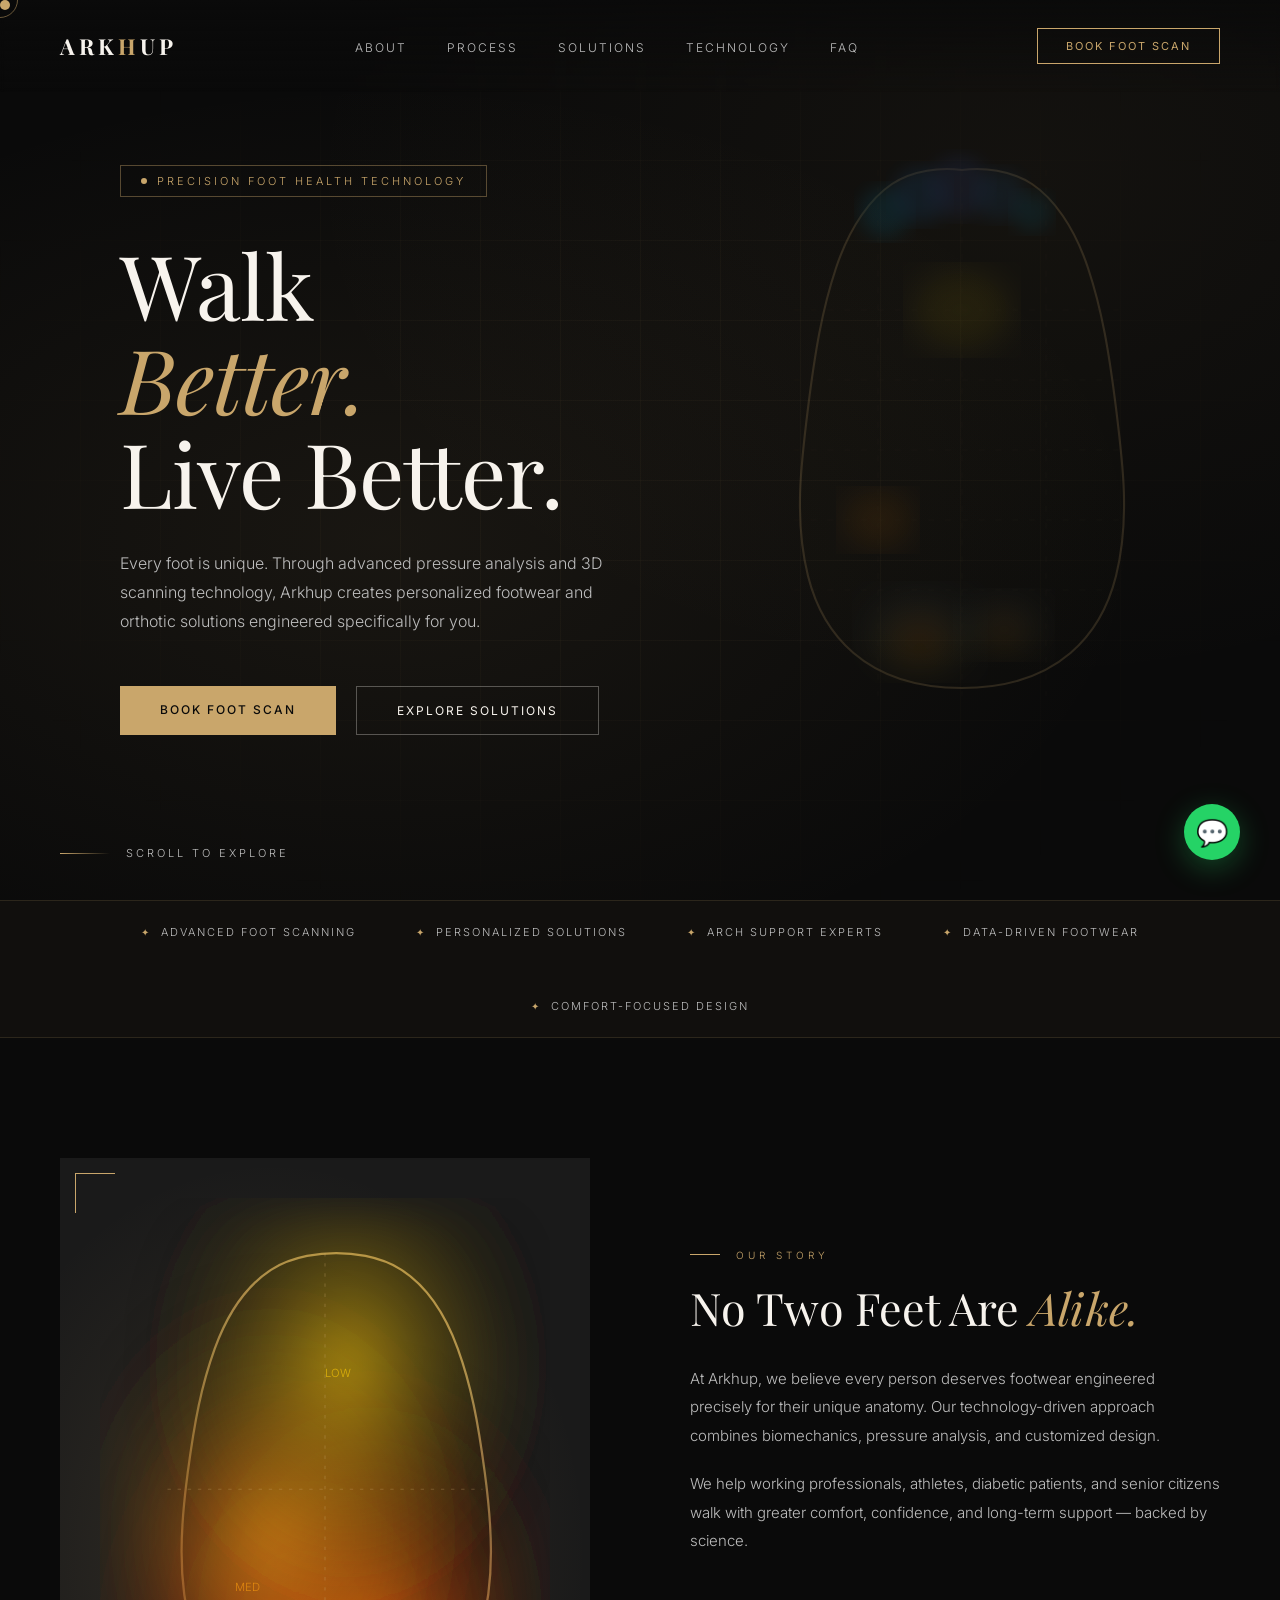
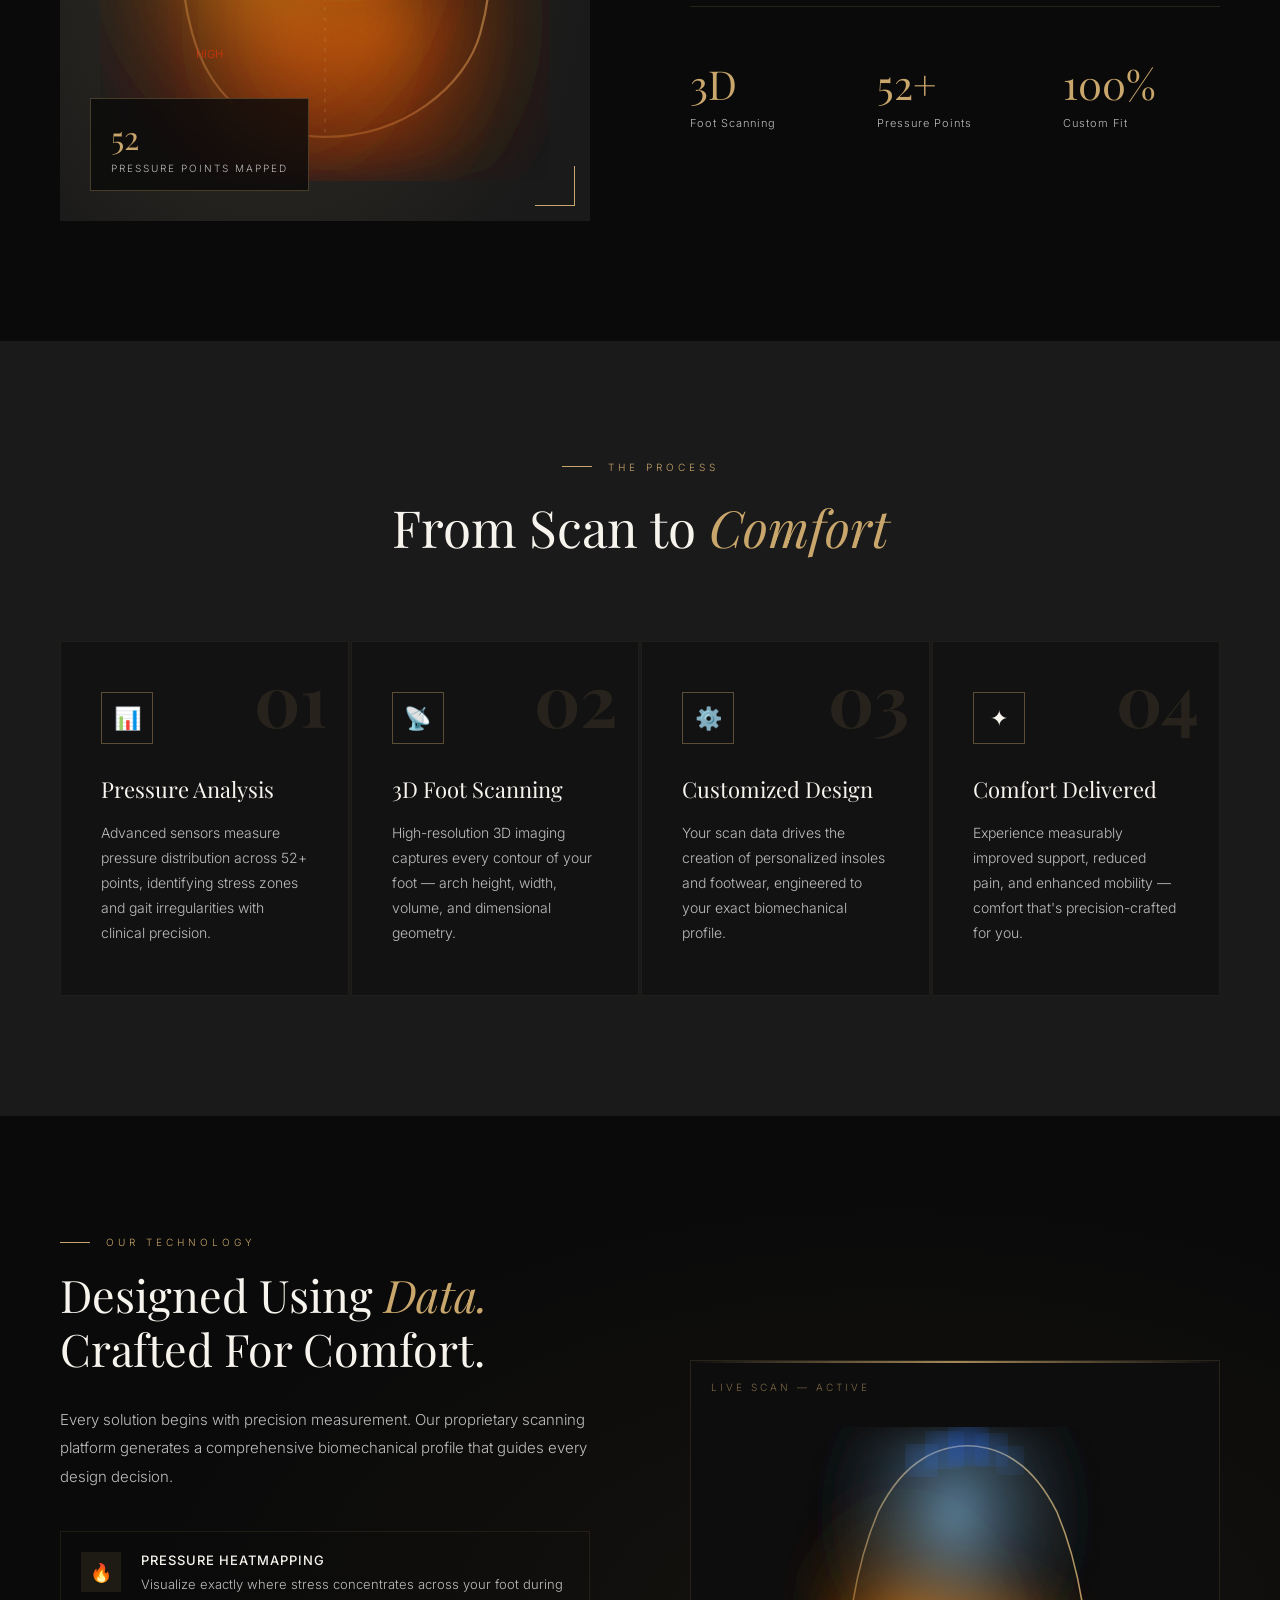
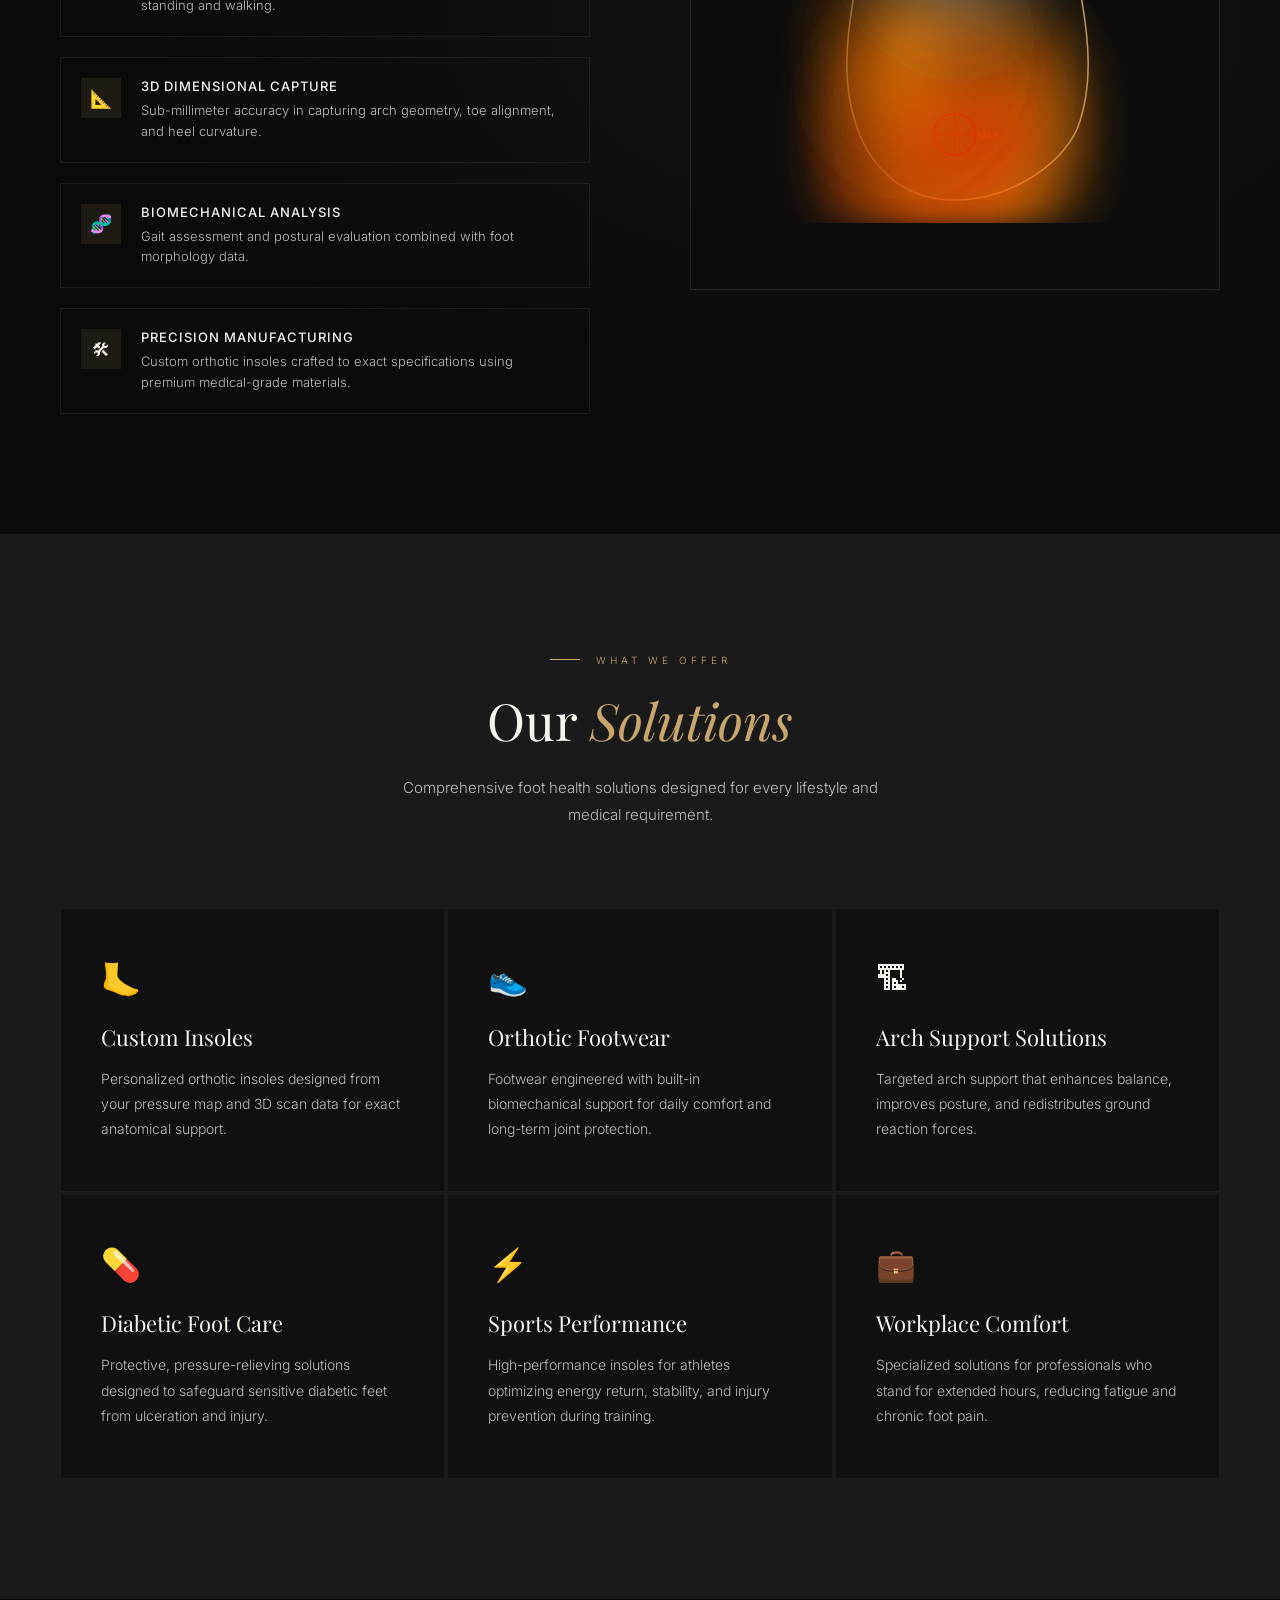
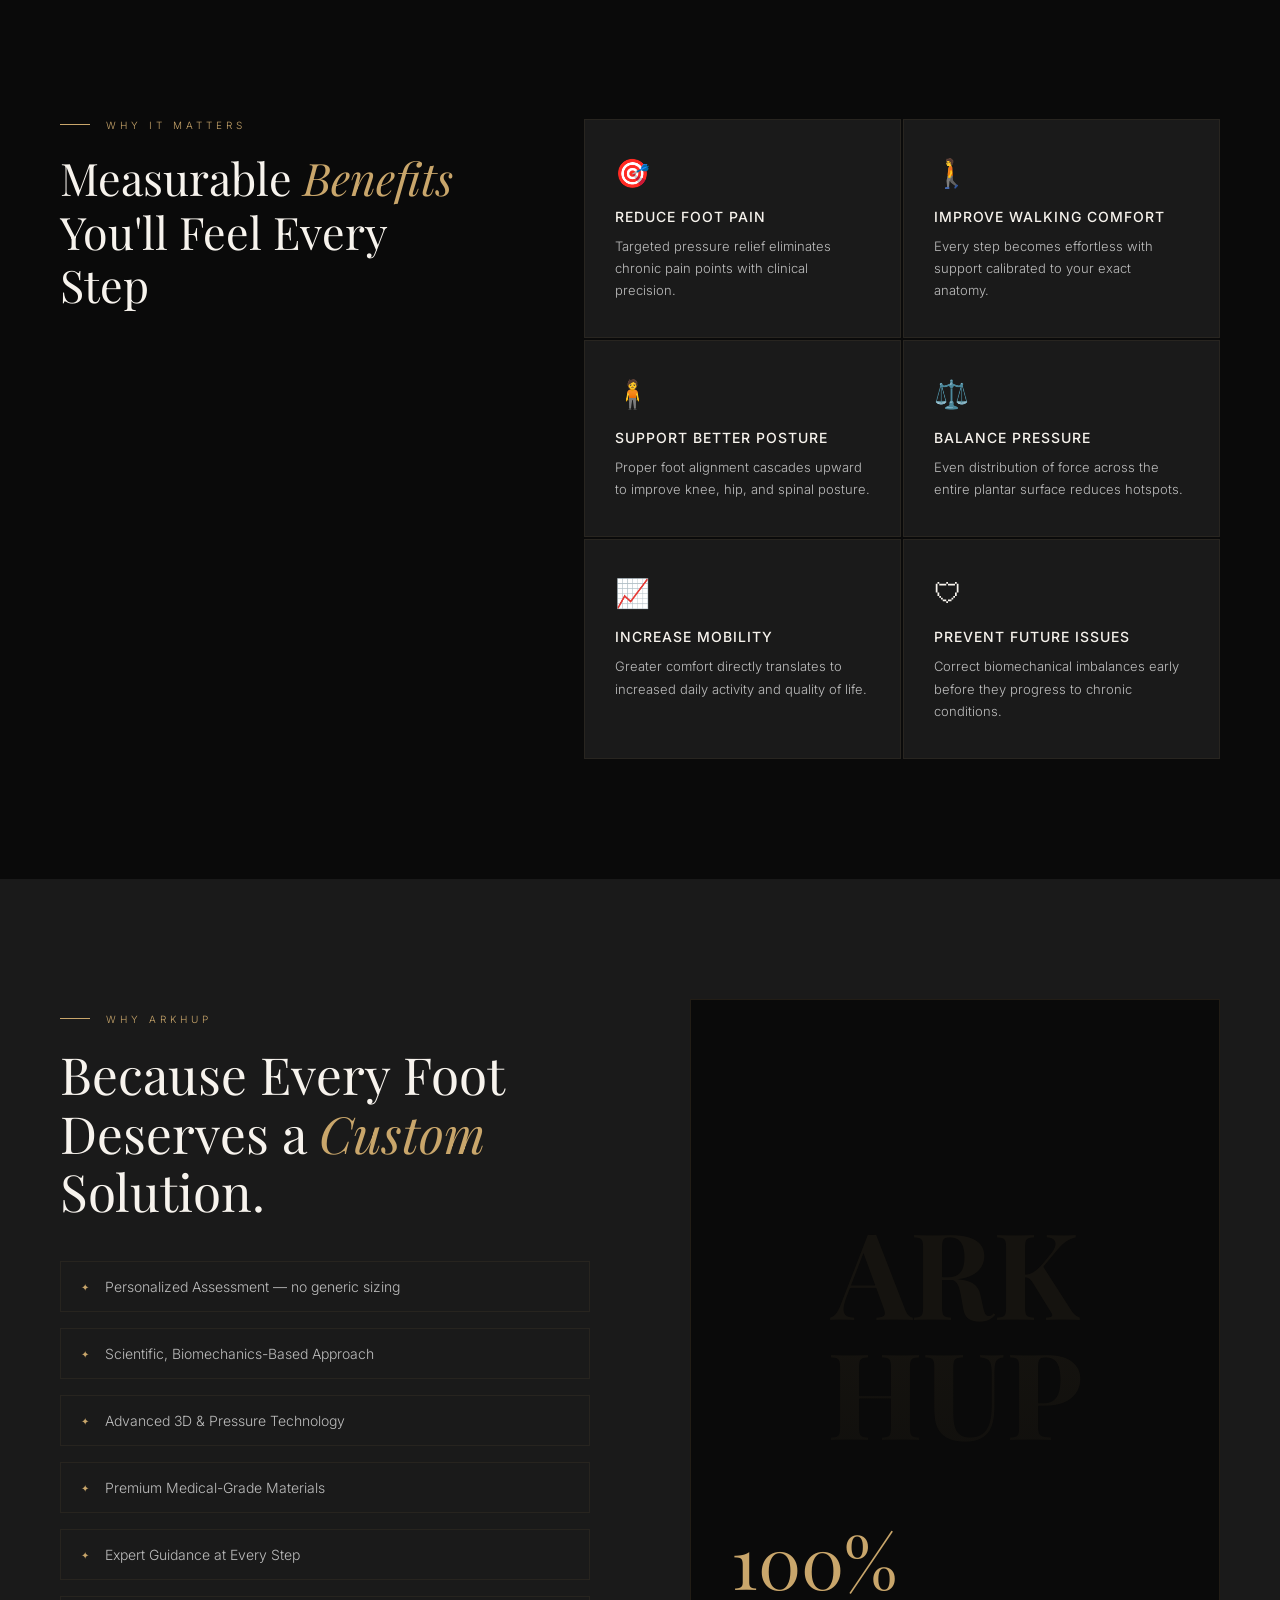
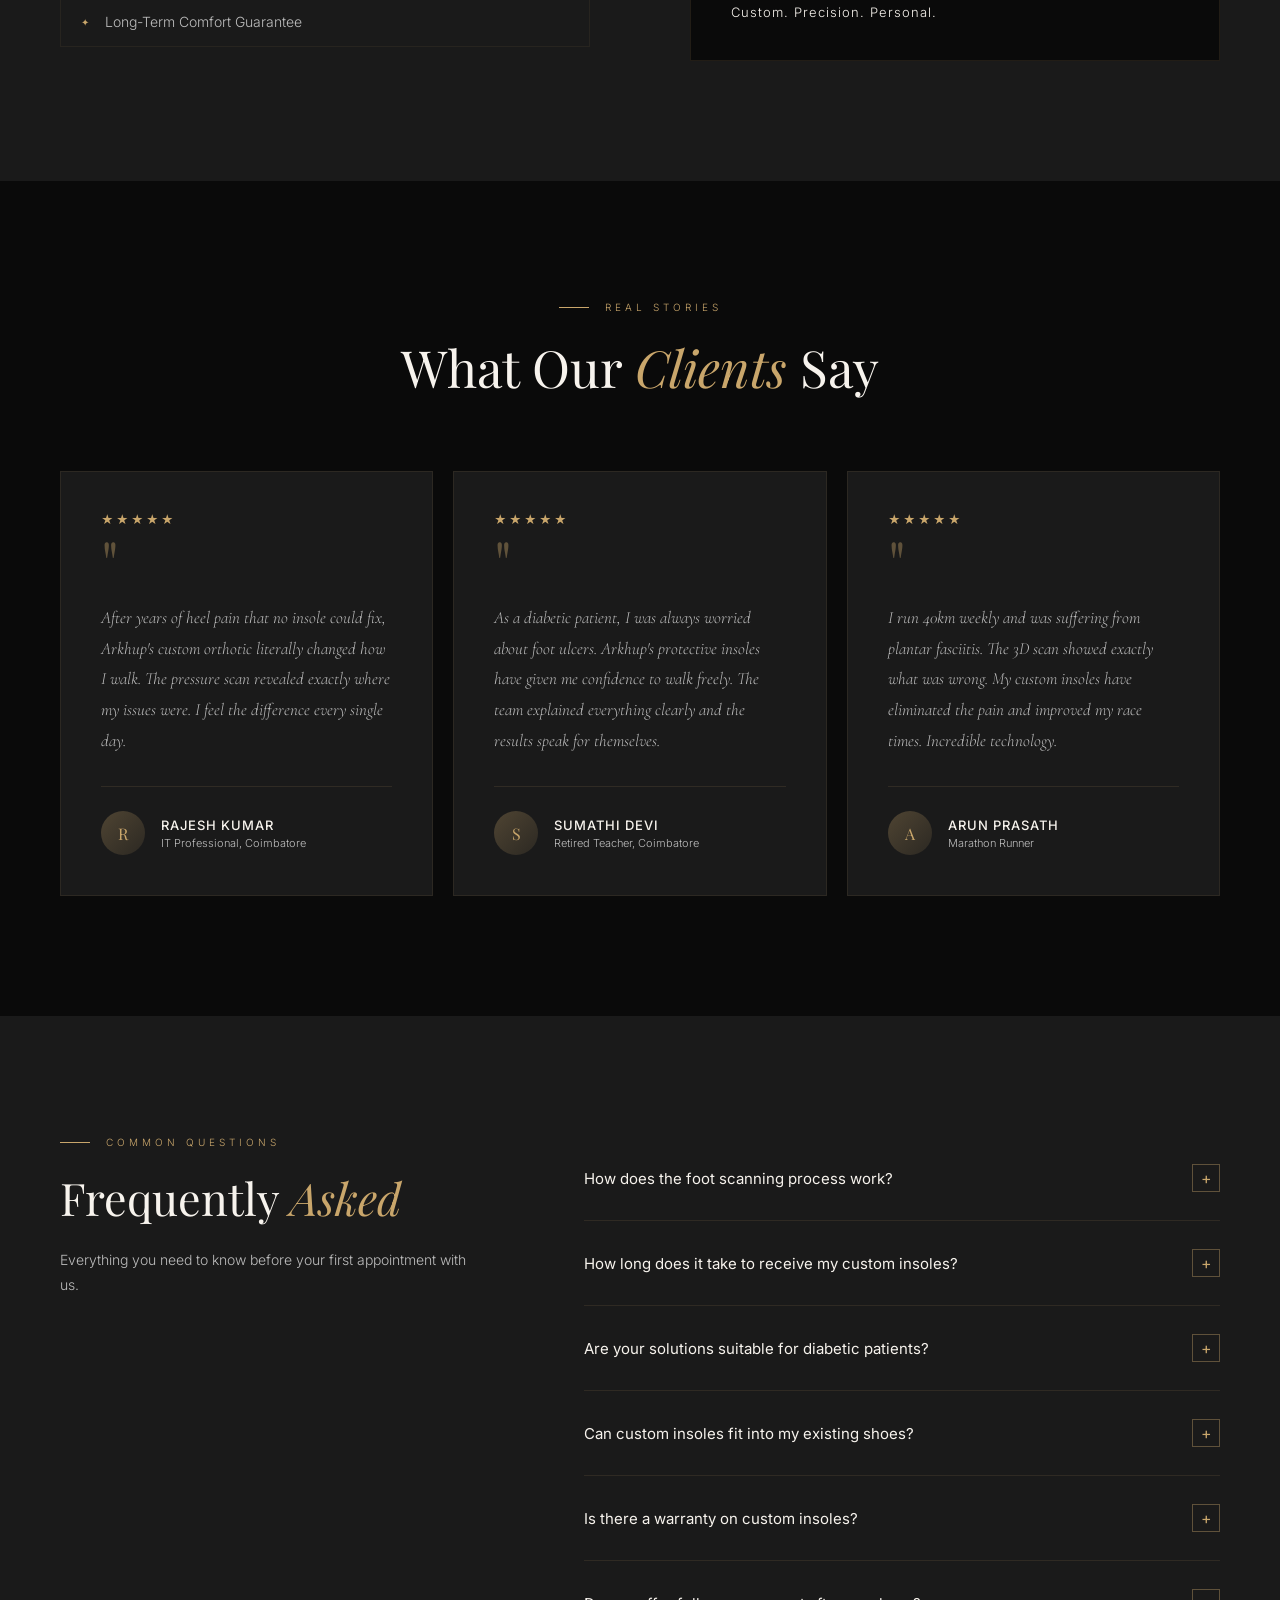
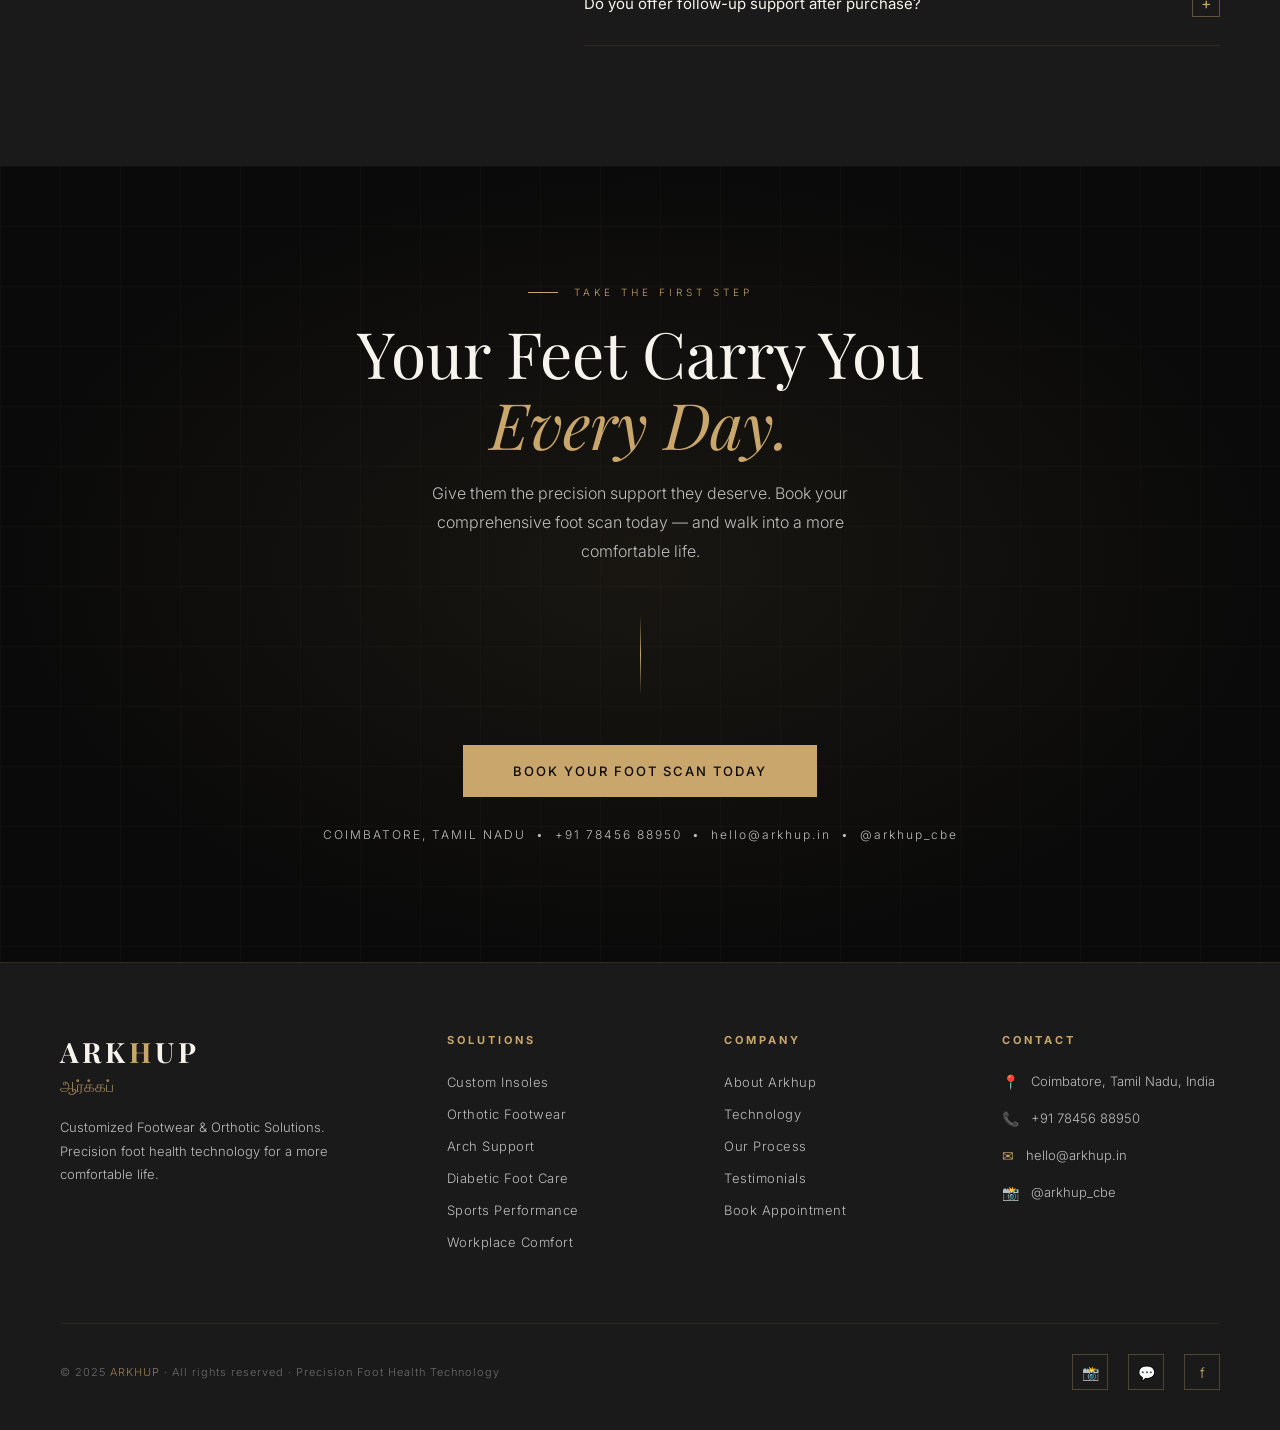
<file: index.html>
<!DOCTYPE html>
<html lang="en">
<head>
<meta charset="UTF-8">
<meta name="viewport" content="width=device-width, initial-scale=1.0">
<title>ARKHUP | Precision Foot Health Technology</title>
<link rel="preconnect" href="https://fonts.googleapis.com">
<link href="https://fonts.googleapis.com/css2?family=Playfair+Display:ital,wght@0,400;0,500;0,700;0,900;1,400;1,700&family=Inter:wght@300;400;500;600&family=Cormorant+Garamond:ital,wght@0,300;0,400;1,300&display=swap" rel="stylesheet">
<link rel="stylesheet" href="style.css">
</head>
<body>

<!-- Custom Cursor -->
<div class="cursor" id="cursor"></div>
<div class="cursor-ring" id="cursorRing"></div>

<!-- NAV -->
<nav>
  <a href="#" class="nav-logo">ARK<span>H</span>UP</a>
  <ul class="nav-links">
    <li><a href="#about">About</a></li>
    <li><a href="#process">Process</a></li>
    <li><a href="#solutions">Solutions</a></li>
    <li><a href="#technology">Technology</a></li>
    <li><a href="#faq">FAQ</a></li>
  </ul>
  <button class="nav-cta" onclick="document.getElementById('contact').scrollIntoView({behavior:'smooth'})">Book Foot Scan</button>
</nav>

<!-- HERO -->
<section class="hero">
  <div class="hero-bg"></div>
  <div class="hero-grid"></div>

  <!-- Animated Foot SVG -->
  <svg class="hero-scan-visual" viewBox="0 0 500 500" xmlns="http://www.w3.org/2000/svg">
    <defs>
      <radialGradient id="heatGrad" cx="50%" cy="60%">
        <stop offset="0%" stop-color="#FF4500" stop-opacity="0.9"/>
        <stop offset="30%" stop-color="#FF8C00" stop-opacity="0.7"/>
        <stop offset="60%" stop-color="#FFD700" stop-opacity="0.5"/>
        <stop offset="100%" stop-color="#00BFFF" stop-opacity="0.2"/>
      </radialGradient>
      <filter id="blur"><feGaussianBlur stdDeviation="12"/></filter>
      <filter id="blur2"><feGaussianBlur stdDeviation="6"/></filter>
    </defs>
    <!-- Foot outline -->
    <path d="M230 420 C160 420 130 380 120 340 C110 300 115 260 120 220 C125 180 130 150 140 120 C150 90 165 70 180 60 C195 50 215 48 230 50 C245 48 265 50 280 60 C295 70 310 90 320 120 C330 150 335 180 340 220 C345 260 350 300 340 340 C330 380 300 420 230 420Z" stroke="#C9A66B" stroke-width="1.5" fill="rgba(201,166,107,0.05)"/>
    <!-- Heat zones -->
    <ellipse cx="200" cy="380" rx="40" ry="30" fill="url(#heatGrad)" filter="url(#blur)" opacity="0.8"/>
    <ellipse cx="260" cy="375" rx="30" ry="22" fill="url(#heatGrad)" filter="url(#blur)" opacity="0.7"/>
    <ellipse cx="170" cy="300" rx="25" ry="20" fill="#FF8C00" filter="url(#blur)" opacity="0.5"/>
    <ellipse cx="230" cy="150" rx="35" ry="28" fill="#FFD700" filter="url(#blur)" opacity="0.4"/>
    <!-- Toe zones -->
    <circle cx="175" cy="80" r="18" fill="#00BFFF" filter="url(#blur2)" opacity="0.5"/>
    <circle cx="200" cy="68" r="20" fill="#1E90FF" filter="url(#blur2)" opacity="0.5"/>
    <circle cx="228" cy="62" r="22" fill="#4169E1" filter="url(#blur2)" opacity="0.5"/>
    <circle cx="257" cy="68" r="18" fill="#1E90FF" filter="url(#blur2)" opacity="0.4"/>
    <circle cx="280" cy="80" r="14" fill="#00BFFF" filter="url(#blur2)" opacity="0.4"/>
    <!-- Scan line animation -->
    <line x1="110" y1="250" x2="350" y2="250" stroke="#C9A66B" stroke-width="1" opacity="0.6">
      <animate attributeName="y1" from="50" to="430" dur="3s" repeatCount="indefinite"/>
      <animate attributeName="y2" from="50" to="430" dur="3s" repeatCount="indefinite"/>
      <animate attributeName="opacity" values="0;0.8;0" dur="3s" repeatCount="indefinite"/>
    </line>
    <!-- Grid lines -->
    <line x1="110" y1="150" x2="350" y2="150" stroke="#C9A66B" stroke-width="0.3" stroke-dasharray="4,8" opacity="0.3"/>
    <line x1="110" y1="200" x2="350" y2="200" stroke="#C9A66B" stroke-width="0.3" stroke-dasharray="4,8" opacity="0.3"/>
    <line x1="110" y1="250" x2="350" y2="250" stroke="#C9A66B" stroke-width="0.3" stroke-dasharray="4,8" opacity="0.3"/>
    <line x1="110" y1="300" x2="350" y2="300" stroke="#C9A66B" stroke-width="0.3" stroke-dasharray="4,8" opacity="0.3"/>
    <line x1="110" y1="350" x2="350" y2="350" stroke="#C9A66B" stroke-width="0.3" stroke-dasharray="4,8" opacity="0.3"/>
    <line x1="170" y1="50" x2="170" y2="430" stroke="#C9A66B" stroke-width="0.3" stroke-dasharray="4,8" opacity="0.3"/>
    <line x1="230" y1="50" x2="230" y2="430" stroke="#C9A66B" stroke-width="0.3" stroke-dasharray="4,8" opacity="0.3"/>
    <line x1="290" y1="50" x2="290" y2="430" stroke="#C9A66B" stroke-width="0.3" stroke-dasharray="4,8" opacity="0.3"/>
  </svg>

  <div class="hero-content">
    <div class="hero-badge reveal">Precision Foot Health Technology</div>
    <h1 class="reveal reveal-delay-1">Walk<br><em>Better.</em><br>Live Better.</h1>
    <p class="hero-sub reveal reveal-delay-2">Every foot is unique. Through advanced pressure analysis and 3D scanning technology, Arkhup creates personalized footwear and orthotic solutions engineered specifically for you.</p>
    <div class="hero-btns reveal reveal-delay-3">
      <a href="#contact" class="btn-primary">Book Foot Scan</a>
      <a href="#solutions" class="btn-outline">Explore Solutions</a>
    </div>
  </div>

  <div class="hero-scroll">
    <div class="scroll-line"></div>
    Scroll to Explore
  </div>
</section>

<!-- TRUST BANNER -->
<div class="trust-banner">
  <div class="trust-item">Advanced Foot Scanning</div>
  <div class="trust-item">Personalized Solutions</div>
  <div class="trust-item">Arch Support Experts</div>
  <div class="trust-item">Data-Driven Footwear</div>
  <div class="trust-item">Comfort-Focused Design</div>
</div>

<!-- ABOUT -->
<section id="about">
  <div class="about">
    <div class="about-visual reveal">
      <div class="about-visual-inner"></div>
      <svg class="heatmap-svg" viewBox="0 0 400 500" xmlns="http://www.w3.org/2000/svg">
        <defs>
          <radialGradient id="h1" cx="45%" cy="75%"><stop offset="0%" stop-color="#FF2200" stop-opacity="0.9"/><stop offset="100%" stop-color="transparent"/></radialGradient>
          <radialGradient id="h2" cx="60%" cy="73%"><stop offset="0%" stop-color="#FF6600" stop-opacity="0.8"/><stop offset="100%" stop-color="transparent"/></radialGradient>
          <radialGradient id="h3" cx="38%" cy="58%"><stop offset="0%" stop-color="#FF9900" stop-opacity="0.7"/><stop offset="100%" stop-color="transparent"/></radialGradient>
          <radialGradient id="h4" cx="55%" cy="28%"><stop offset="0%" stop-color="#FFCC00" stop-opacity="0.6"/><stop offset="100%" stop-color="transparent"/></radialGradient>
          <filter id="gblur"><feGaussianBlur stdDeviation="18"/></filter>
        </defs>
        <path d="M200 470 C130 470 95 425 82 378 C68 330 72 280 78 235 C84 190 90 158 102 125 C114 92 132 68 152 55 C172 42 198 40 210 40 C222 40 248 42 268 55 C288 68 306 92 318 125 C330 158 336 190 342 235 C348 280 352 330 338 378 C325 425 270 470 200 470Z" stroke="#C9A66B" stroke-width="2" fill="rgba(10,10,10,0.2)"/>
        <rect x="0" y="0" width="400" height="500" fill="url(#h1)" filter="url(#gblur)"/>
        <rect x="0" y="0" width="400" height="500" fill="url(#h2)" filter="url(#gblur)"/>
        <rect x="0" y="0" width="400" height="500" fill="url(#h3)" filter="url(#gblur)"/>
        <rect x="0" y="0" width="400" height="500" fill="url(#h4)" filter="url(#gblur)"/>
        <text x="85" y="400" fill="#FF2200" font-size="10" font-family="Inter" opacity="0.7">HIGH</text>
        <text x="120" y="340" fill="#FF9900" font-size="10" font-family="Inter" opacity="0.7">MED</text>
        <text x="200" y="150" fill="#FFCC00" font-size="10" font-family="Inter" opacity="0.7">LOW</text>
        <line x1="60" y1="250" x2="340" y2="250" stroke="#C9A66B" stroke-width="1" stroke-dasharray="3,6" opacity="0.3"/>
        <line x1="200" y1="40" x2="200" y2="470" stroke="#C9A66B" stroke-width="1" stroke-dasharray="3,6" opacity="0.3"/>
      </svg>
      <div class="about-corner tl"></div>
      <div class="about-corner br"></div>
      <div class="about-tag">
        <div class="about-tag-num">52</div>
        <div class="about-tag-label">Pressure Points Mapped</div>
      </div>
    </div>
    <div class="about-content">
      <div class="section-label reveal">Our Story</div>
      <h2 class="reveal reveal-delay-1">No Two Feet Are <em>Alike.</em></h2>
      <p class="reveal reveal-delay-2">At Arkhup, we believe every person deserves footwear engineered precisely for their unique anatomy. Our technology-driven approach combines biomechanics, pressure analysis, and customized design.</p>
      <p class="reveal reveal-delay-3">We help working professionals, athletes, diabetic patients, and senior citizens walk with greater comfort, confidence, and long-term support — backed by science.</p>
      <div class="about-stats">
        <div class="reveal reveal-delay-1">
          <div class="stat-num">3D</div>
          <div class="stat-label">Foot Scanning</div>
        </div>
        <div class="reveal reveal-delay-2">
          <div class="stat-num">52+</div>
          <div class="stat-label">Pressure Points</div>
        </div>
        <div class="reveal reveal-delay-3">
          <div class="stat-num">100%</div>
          <div class="stat-label">Custom Fit</div>
        </div>
      </div>
    </div>
  </div>
</section>

<!-- HOW IT WORKS -->
<section class="process" id="process">
  <div class="process-header">
    <div class="section-label reveal" style="justify-content:center">The Process</div>
    <h2 class="reveal reveal-delay-1">From Scan to <em>Comfort</em></h2>
  </div>
  <div class="process-steps">
    <div class="step reveal">
      <div class="step-num">01</div>
      <div class="step-icon">📊</div>
      <h3>Pressure Analysis</h3>
      <p>Advanced sensors measure pressure distribution across 52+ points, identifying stress zones and gait irregularities with clinical precision.</p>
    </div>
    <div class="step reveal reveal-delay-1">
      <div class="step-num">02</div>
      <div class="step-icon">📡</div>
      <h3>3D Foot Scanning</h3>
      <p>High-resolution 3D imaging captures every contour of your foot — arch height, width, volume, and dimensional geometry.</p>
    </div>
    <div class="step reveal reveal-delay-2">
      <div class="step-num">03</div>
      <div class="step-icon">⚙️</div>
      <h3>Customized Design</h3>
      <p>Your scan data drives the creation of personalized insoles and footwear, engineered to your exact biomechanical profile.</p>
    </div>
    <div class="step reveal reveal-delay-3">
      <div class="step-num">04</div>
      <div class="step-icon">✦</div>
      <h3>Comfort Delivered</h3>
      <p>Experience measurably improved support, reduced pain, and enhanced mobility — comfort that's precision-crafted for you.</p>
    </div>
  </div>
</section>

<!-- TECHNOLOGY -->
<section class="tech" id="technology">
  <div class="tech-bg"></div>
  <div class="tech-inner">
    <div class="tech-content">
      <div class="section-label reveal">Our Technology</div>
      <h2 class="reveal reveal-delay-1">Designed Using <em>Data.</em><br>Crafted For Comfort.</h2>
      <p class="reveal reveal-delay-2">Every solution begins with precision measurement. Our proprietary scanning platform generates a comprehensive biomechanical profile that guides every design decision.</p>
      <div class="tech-features">
        <div class="tech-feat reveal reveal-delay-2">
          <div class="tech-feat-icon">🔥</div>
          <div>
            <div class="tech-feat-title">Pressure Heatmapping</div>
            <div class="tech-feat-desc">Visualize exactly where stress concentrates across your foot during standing and walking.</div>
          </div>
        </div>
        <div class="tech-feat reveal reveal-delay-3">
          <div class="tech-feat-icon">📐</div>
          <div>
            <div class="tech-feat-title">3D Dimensional Capture</div>
            <div class="tech-feat-desc">Sub-millimeter accuracy in capturing arch geometry, toe alignment, and heel curvature.</div>
          </div>
        </div>
        <div class="tech-feat reveal reveal-delay-4">
          <div class="tech-feat-icon">🧬</div>
          <div>
            <div class="tech-feat-title">Biomechanical Analysis</div>
            <div class="tech-feat-desc">Gait assessment and postural evaluation combined with foot morphology data.</div>
          </div>
        </div>
        <div class="tech-feat reveal reveal-delay-5">
          <div class="tech-feat-icon">🛠</div>
          <div>
            <div class="tech-feat-title">Precision Manufacturing</div>
            <div class="tech-feat-desc">Custom orthotic insoles crafted to exact specifications using premium medical-grade materials.</div>
          </div>
        </div>
      </div>
    </div>
    <div class="tech-visual reveal reveal-delay-2">
      <div class="pressure-map">
        <div class="pressure-scan-line"></div>
        <div class="pressure-map-label">LIVE SCAN — ACTIVE</div>
        <svg viewBox="0 0 300 380" xmlns="http://www.w3.org/2000/svg" style="width:75%;height:75%">
          <defs>
            <radialGradient id="p1" cx="42%" cy="78%"><stop offset="0%" stop-color="#FF1A00" stop-opacity="0.95"/><stop offset="60%" stop-color="#FF6600" stop-opacity="0.5"/><stop offset="100%" stop-color="transparent"/></radialGradient>
            <radialGradient id="p2" cx="58%" cy="76%"><stop offset="0%" stop-color="#FF4400" stop-opacity="0.85"/><stop offset="60%" stop-color="#FF8800" stop-opacity="0.4"/><stop offset="100%" stop-color="transparent"/></radialGradient>
            <radialGradient id="p3" cx="35%" cy="55%"><stop offset="0%" stop-color="#FF8800" stop-opacity="0.7"/><stop offset="100%" stop-color="transparent"/></radialGradient>
            <radialGradient id="p4" cx="50%" cy="22%"><stop offset="0%" stop-color="#88CCFF" stop-opacity="0.6"/><stop offset="100%" stop-color="transparent"/></radialGradient>
            <filter id="f1"><feGaussianBlur stdDeviation="14"/></filter>
          </defs>
          <path d="M150 358 C95 358 65 320 54 282 C42 244 46 204 52 168 C58 132 65 108 76 82 C88 58 103 40 120 30 C136 20 154 18 162 18 C170 18 188 20 204 30 C221 40 236 58 248 82 C259 108 266 132 272 168 C278 204 282 244 270 282 C259 320 205 358 150 358Z" stroke="#C9A66B" stroke-width="1.5" fill="rgba(201,166,107,0.04)"/>
          <rect x="0" y="0" width="300" height="380" fill="url(#p1)" filter="url(#f1)"/>
          <rect x="0" y="0" width="300" height="380" fill="url(#p2)" filter="url(#f1)"/>
          <rect x="0" y="0" width="300" height="380" fill="url(#p3)" filter="url(#f1)"/>
          <rect x="0" y="0" width="300" height="380" fill="url(#p4)" filter="url(#f1)"/>
          <!-- Toes -->
          <circle cx="118" cy="32" r="13" fill="#4488FF" opacity="0.5" filter="url(#f1)"/>
          <circle cx="140" cy="22" r="15" fill="#3377FF" opacity="0.5" filter="url(#f1)"/>
          <circle cx="163" cy="18" r="16" fill="#2266FF" opacity="0.55" filter="url(#f1)"/>
          <circle cx="185" cy="22" r="13" fill="#3377FF" opacity="0.45" filter="url(#f1)"/>
          <circle cx="203" cy="32" r="11" fill="#4488FF" opacity="0.4" filter="url(#f1)"/>
          <!-- crosshair -->
          <circle cx="150" cy="295" r="20" fill="none" stroke="#FF1A00" stroke-width="1" opacity="0.6"/>
          <line x1="130" y1="295" x2="170" y2="295" stroke="#FF1A00" stroke-width="0.7" opacity="0.5"/>
          <line x1="150" y1="275" x2="150" y2="315" stroke="#FF1A00" stroke-width="0.7" opacity="0.5"/>
          <text x="172" y="299" fill="#FF4400" font-size="8" font-family="Inter" opacity="0.8">MAX</text>
        </svg>
      </div>
    </div>
  </div>
</section>

<!-- SOLUTIONS -->
<section class="solutions" id="solutions">
  <div class="solutions-header">
    <div class="section-label reveal" style="justify-content:center">What We Offer</div>
    <h2 class="reveal reveal-delay-1">Our <em>Solutions</em></h2>
    <p class="reveal reveal-delay-2">Comprehensive foot health solutions designed for every lifestyle and medical requirement.</p>
  </div>
  <div class="solutions-grid">
    <div class="sol-card reveal">
      <span class="sol-icon">🦶</span>
      <h3>Custom Insoles</h3>
      <p>Personalized orthotic insoles designed from your pressure map and 3D scan data for exact anatomical support.</p>
      <div class="sol-arrow">→</div>
    </div>
    <div class="sol-card reveal reveal-delay-1">
      <span class="sol-icon">👟</span>
      <h3>Orthotic Footwear</h3>
      <p>Footwear engineered with built-in biomechanical support for daily comfort and long-term joint protection.</p>
      <div class="sol-arrow">→</div>
    </div>
    <div class="sol-card reveal reveal-delay-2">
      <span class="sol-icon">🏗</span>
      <h3>Arch Support Solutions</h3>
      <p>Targeted arch support that enhances balance, improves posture, and redistributes ground reaction forces.</p>
      <div class="sol-arrow">→</div>
    </div>
    <div class="sol-card reveal reveal-delay-3">
      <span class="sol-icon">💊</span>
      <h3>Diabetic Foot Care</h3>
      <p>Protective, pressure-relieving solutions designed to safeguard sensitive diabetic feet from ulceration and injury.</p>
      <div class="sol-arrow">→</div>
    </div>
    <div class="sol-card reveal reveal-delay-4">
      <span class="sol-icon">⚡</span>
      <h3>Sports Performance</h3>
      <p>High-performance insoles for athletes optimizing energy return, stability, and injury prevention during training.</p>
      <div class="sol-arrow">→</div>
    </div>
    <div class="sol-card reveal reveal-delay-5">
      <span class="sol-icon">💼</span>
      <h3>Workplace Comfort</h3>
      <p>Specialized solutions for professionals who stand for extended hours, reducing fatigue and chronic foot pain.</p>
      <div class="sol-arrow">→</div>
    </div>
  </div>
</section>

<!-- BENEFITS -->
<section class="benefits">
  <div class="benefits-inner">
    <div class="benefits-left">
      <div class="section-label reveal">Why It Matters</div>
      <h2 class="reveal reveal-delay-1">Measurable <em>Benefits</em> You'll Feel Every Step</h2>
    </div>
    <div class="benefits-grid">
      <div class="benefit-card reveal">
        <div class="benefit-icon">🎯</div>
        <div class="benefit-title">Reduce Foot Pain</div>
        <div class="benefit-desc">Targeted pressure relief eliminates chronic pain points with clinical precision.</div>
      </div>
      <div class="benefit-card reveal reveal-delay-1">
        <div class="benefit-icon">🚶</div>
        <div class="benefit-title">Improve Walking Comfort</div>
        <div class="benefit-desc">Every step becomes effortless with support calibrated to your exact anatomy.</div>
      </div>
      <div class="benefit-card reveal reveal-delay-2">
        <div class="benefit-icon">🧍</div>
        <div class="benefit-title">Support Better Posture</div>
        <div class="benefit-desc">Proper foot alignment cascades upward to improve knee, hip, and spinal posture.</div>
      </div>
      <div class="benefit-card reveal reveal-delay-3">
        <div class="benefit-icon">⚖️</div>
        <div class="benefit-title">Balance Pressure</div>
        <div class="benefit-desc">Even distribution of force across the entire plantar surface reduces hotspots.</div>
      </div>
      <div class="benefit-card reveal reveal-delay-4">
        <div class="benefit-icon">📈</div>
        <div class="benefit-title">Increase Mobility</div>
        <div class="benefit-desc">Greater comfort directly translates to increased daily activity and quality of life.</div>
      </div>
      <div class="benefit-card reveal reveal-delay-5">
        <div class="benefit-icon">🛡</div>
        <div class="benefit-title">Prevent Future Issues</div>
        <div class="benefit-desc">Correct biomechanical imbalances early before they progress to chronic conditions.</div>
      </div>
    </div>
  </div>
</section>

<!-- WHY ARKHUP -->
<section class="why" id="why">
  <div class="why-inner">
    <div class="why-content">
      <div class="section-label reveal">Why Arkhup</div>
      <h2 class="reveal reveal-delay-1">Because Every Foot Deserves a <em>Custom</em> Solution.</h2>
      <ul class="why-list">
        <li class="reveal reveal-delay-1">Personalized Assessment — no generic sizing</li>
        <li class="reveal reveal-delay-2">Scientific, Biomechanics-Based Approach</li>
        <li class="reveal reveal-delay-3">Advanced 3D & Pressure Technology</li>
        <li class="reveal reveal-delay-4">Premium Medical-Grade Materials</li>
        <li class="reveal reveal-delay-5">Expert Guidance at Every Step</li>
        <li class="reveal reveal-delay-6">Long-Term Comfort Guarantee</li>
      </ul>
    </div>
    <div class="why-visual reveal reveal-delay-2">
      <div class="why-visual-inner">ARK<br>HUP</div>
      <div class="why-stat-overlay">
        <div class="why-stat-big">100%</div>
        <div class="why-stat-label">Custom. Precision. Personal.</div>
      </div>
    </div>
  </div>
</section>

<!-- TESTIMONIALS -->
<section class="testimonials">
  <div class="test-header">
    <div class="section-label reveal" style="justify-content:center">Real Stories</div>
    <h2 class="reveal reveal-delay-1">What Our <em>Clients</em> Say</h2>
  </div>
  <div class="test-grid">
    <div class="test-card reveal">
      <div class="test-stars">★★★★★</div>
      <div class="test-quote">"</div>
      <p class="test-text">After years of heel pain that no insole could fix, Arkhup's custom orthotic literally changed how I walk. The pressure scan revealed exactly where my issues were. I feel the difference every single day.</p>
      <div class="test-author">
        <div class="test-avatar">R</div>
        <div>
          <div class="test-name">Rajesh Kumar</div>
          <div class="test-role">IT Professional, Coimbatore</div>
        </div>
      </div>
    </div>
    <div class="test-card reveal reveal-delay-1">
      <div class="test-stars">★★★★★</div>
      <div class="test-quote">"</div>
      <p class="test-text">As a diabetic patient, I was always worried about foot ulcers. Arkhup's protective insoles have given me confidence to walk freely. The team explained everything clearly and the results speak for themselves.</p>
      <div class="test-author">
        <div class="test-avatar">S</div>
        <div>
          <div class="test-name">Sumathi Devi</div>
          <div class="test-role">Retired Teacher, Coimbatore</div>
        </div>
      </div>
    </div>
    <div class="test-card reveal reveal-delay-2">
      <div class="test-stars">★★★★★</div>
      <div class="test-quote">"</div>
      <p class="test-text">I run 40km weekly and was suffering from plantar fasciitis. The 3D scan showed exactly what was wrong. My custom insoles have eliminated the pain and improved my race times. Incredible technology.</p>
      <div class="test-author">
        <div class="test-avatar">A</div>
        <div>
          <div class="test-name">Arun Prasath</div>
          <div class="test-role">Marathon Runner</div>
        </div>
      </div>
    </div>
  </div>
</section>

<!-- FAQ -->
<section class="faq" id="faq">
  <div class="faq-inner">
    <div class="faq-left">
      <div class="section-label reveal">Common Questions</div>
      <h2 class="reveal reveal-delay-1">Frequently <em>Asked</em></h2>
      <p class="reveal reveal-delay-2">Everything you need to know before your first appointment with us.</p>
    </div>
    <div class="faq-items reveal reveal-delay-1">
      <div class="faq-item">
        <button class="faq-q" onclick="toggleFaq(this)">
          How does the foot scanning process work?
          <div class="faq-icon">+</div>
        </button>
        <div class="faq-a">Our scanning process takes approximately 15–20 minutes. You stand on our pressure plate while sensors map 52+ pressure points across your foot. A 3D scanner then captures precise dimensional data. You'll receive a full report of your foot health profile on the same visit.</div>
      </div>
      <div class="faq-item">
        <button class="faq-q" onclick="toggleFaq(this)">
          How long does it take to receive my custom insoles?
          <div class="faq-icon">+</div>
        </button>
        <div class="faq-a">Standard delivery is 5–7 working days after your scan. Express options are available. We'll keep you updated throughout the manufacturing process.</div>
      </div>
      <div class="faq-item">
        <button class="faq-q" onclick="toggleFaq(this)">
          Are your solutions suitable for diabetic patients?
          <div class="faq-icon">+</div>
        </button>
        <div class="faq-a">Absolutely. We have a dedicated diabetic foot care programme. Our orthotics are crafted from extra-depth, pressure-redistributing materials clinically proven to reduce ulceration risk and protect neuropathic feet.</div>
      </div>
      <div class="faq-item">
        <button class="faq-q" onclick="toggleFaq(this)">
          Can custom insoles fit into my existing shoes?
          <div class="faq-icon">+</div>
        </button>
        <div class="faq-a">Yes. We design insoles to fit standard shoe profiles. We'll assess your footwear during the consultation and ensure compatibility. Many clients use their custom insoles across multiple pairs of shoes.</div>
      </div>
      <div class="faq-item">
        <button class="faq-q" onclick="toggleFaq(this)">
          Is there a warranty on custom insoles?
          <div class="faq-icon">+</div>
        </button>
        <div class="faq-a">All our custom insoles come with a 12-month warranty against manufacturing defects. We also offer a comfort review at 6 weeks — if adjustments are needed, we make them at no extra charge.</div>
      </div>
      <div class="faq-item">
        <button class="faq-q" onclick="toggleFaq(this)">
          Do you offer follow-up support after purchase?
          <div class="faq-icon">+</div>
        </button>
        <div class="faq-a">Yes — we provide complimentary follow-up assessments at 6 weeks and 6 months. Our team is available via WhatsApp for any questions during your adjustment period.</div>
      </div>
    </div>
  </div>
</section>

<!-- FINAL CTA -->
<section class="final-cta" id="contact">
  <div class="cta-bg"></div>
  <div class="cta-lines"></div>
  <div class="final-cta-inner">
    <div class="section-label reveal" style="justify-content:center">Take The First Step</div>
    <h2 class="reveal reveal-delay-1">Your Feet Carry You<br><em>Every Day.</em></h2>
    <p class="reveal reveal-delay-2">Give them the precision support they deserve. Book your comprehensive foot scan today — and walk into a more comfortable life.</p>
    <div class="cta-gold-line reveal reveal-delay-3"></div>
    <a href="https://wa.me/917845688950" class="btn-primary reveal reveal-delay-3" style="font-size:13px; padding:18px 50px;">Book Your Foot Scan Today</a>
    <div class="reveal reveal-delay-4" style="margin-top:30px; font-size:12px; color:var(--grey); letter-spacing:2px;">COIMBATORE, TAMIL NADU &nbsp;&bull;&nbsp; +91 78456 88950 &nbsp;&bull;&nbsp; hello@arkhup.in &nbsp;&bull;&nbsp; @arkhup_cbe</div>
  </div>
</section>

<!-- FOOTER -->
<footer>
  <div class="footer-top">
    <div>
      <div class="footer-brand-name">ARK<span>H</span>UP</div>
      <div class="footer-brand-tamil">ஆர்க்கப்</div>
      <p class="footer-brand-desc">Customized Footwear &amp; Orthotic Solutions. Precision foot health technology for a more comfortable life.</p>
    </div>
    <div class="footer-col">
      <h4>Solutions</h4>
      <ul class="footer-links">
        <li><a href="#">Custom Insoles</a></li>
        <li><a href="#">Orthotic Footwear</a></li>
        <li><a href="#">Arch Support</a></li>
        <li><a href="#">Diabetic Foot Care</a></li>
        <li><a href="#">Sports Performance</a></li>
        <li><a href="#">Workplace Comfort</a></li>
      </ul>
    </div>
    <div class="footer-col">
      <h4>Company</h4>
      <ul class="footer-links">
        <li><a href="#">About Arkhup</a></li>
        <li><a href="#">Technology</a></li>
        <li><a href="#">Our Process</a></li>
        <li><a href="#">Testimonials</a></li>
        <li><a href="#">Book Appointment</a></li>
      </ul>
    </div>
    <div class="footer-col">
      <h4>Contact</h4>
      <div class="footer-contact-item">
        <div class="footer-contact-icon">📍</div>
        <div class="footer-contact-text">Coimbatore, Tamil Nadu, India</div>
      </div>
      <div class="footer-contact-item">
        <div class="footer-contact-icon">📞</div>
        <div class="footer-contact-text">+91 78456 88950</div>
      </div>
      <div class="footer-contact-item">
        <div class="footer-contact-icon">✉</div>
        <div class="footer-contact-text">hello@arkhup.in</div>
      </div>
      <div class="footer-contact-item">
        <div class="footer-contact-icon">📸</div>
        <div class="footer-contact-text">@arkhup_cbe</div>
      </div>
    </div>
  </div>
  <div class="footer-bottom">
    <p>&copy; 2025 <span>ARKHUP</span> · All rights reserved · Precision Foot Health Technology</p>
    <div class="social-links">
      <a href="#" title="Instagram">📸</a>
      <a href="#" title="WhatsApp">💬</a>
      <a href="#" title="Facebook">f</a>
    </div>
  </div>
</footer>

<!-- WhatsApp Button -->
<a href="https://wa.me/917845688950" class="whatsapp-btn" title="Chat on WhatsApp">💬</a>

<script>
  // Custom Cursor
  const cursor = document.getElementById('cursor');
  const ring = document.getElementById('cursorRing');
  let mx = 0, my = 0, rx = 0, ry = 0;
  document.addEventListener('mousemove', e => { mx = e.clientX; my = e.clientY; cursor.style.left = mx - 5 + 'px'; cursor.style.top = my - 5 + 'px'; });
  function animRing() {
    rx += (mx - rx) * 0.12;
    ry += (my - ry) * 0.12;
    ring.style.left = rx - 18 + 'px';
    ring.style.top = ry - 18 + 'px';
    requestAnimationFrame(animRing);
  }
  animRing();
  document.querySelectorAll('a,button,.sol-card,.tech-feat,.benefit-card,.test-card,.why-list li,.faq-q').forEach(el => {
    el.addEventListener('mouseenter', () => { ring.style.width = '56px'; ring.style.height = '56px'; ring.style.borderColor = 'rgba(201,166,107,0.8)'; ring.style.marginLeft = '-10px'; ring.style.marginTop = '-10px'; });
    el.addEventListener('mouseleave', () => { ring.style.width = '36px'; ring.style.height = '36px'; ring.style.borderColor = 'rgba(201,166,107,0.5)'; ring.style.marginLeft = '0'; ring.style.marginTop = '0'; });
  });

  // Scroll reveal
  const observer = new IntersectionObserver(entries => {
    entries.forEach(e => { if (e.isIntersecting) { e.target.classList.add('visible'); } });
  }, { threshold: 0.12 });
  document.querySelectorAll('.reveal').forEach(el => observer.observe(el));

  // FAQ accordion
  function toggleFaq(btn) {
    const item = btn.parentElement;
    const isOpen = item.classList.contains('open');
    document.querySelectorAll('.faq-item.open').forEach(i => i.classList.remove('open'));
    if (!isOpen) item.classList.add('open');
  }

  // Parallax hero visual
  window.addEventListener('scroll', () => {
    const y = window.scrollY;
    const hv = document.querySelector('.hero-scan-visual');
    if (hv) hv.style.transform = `translateY(calc(-50% + ${y * 0.15}px))`;
  });
</script>
  <script src="script.js"></script>
</body>
</html>
</file>
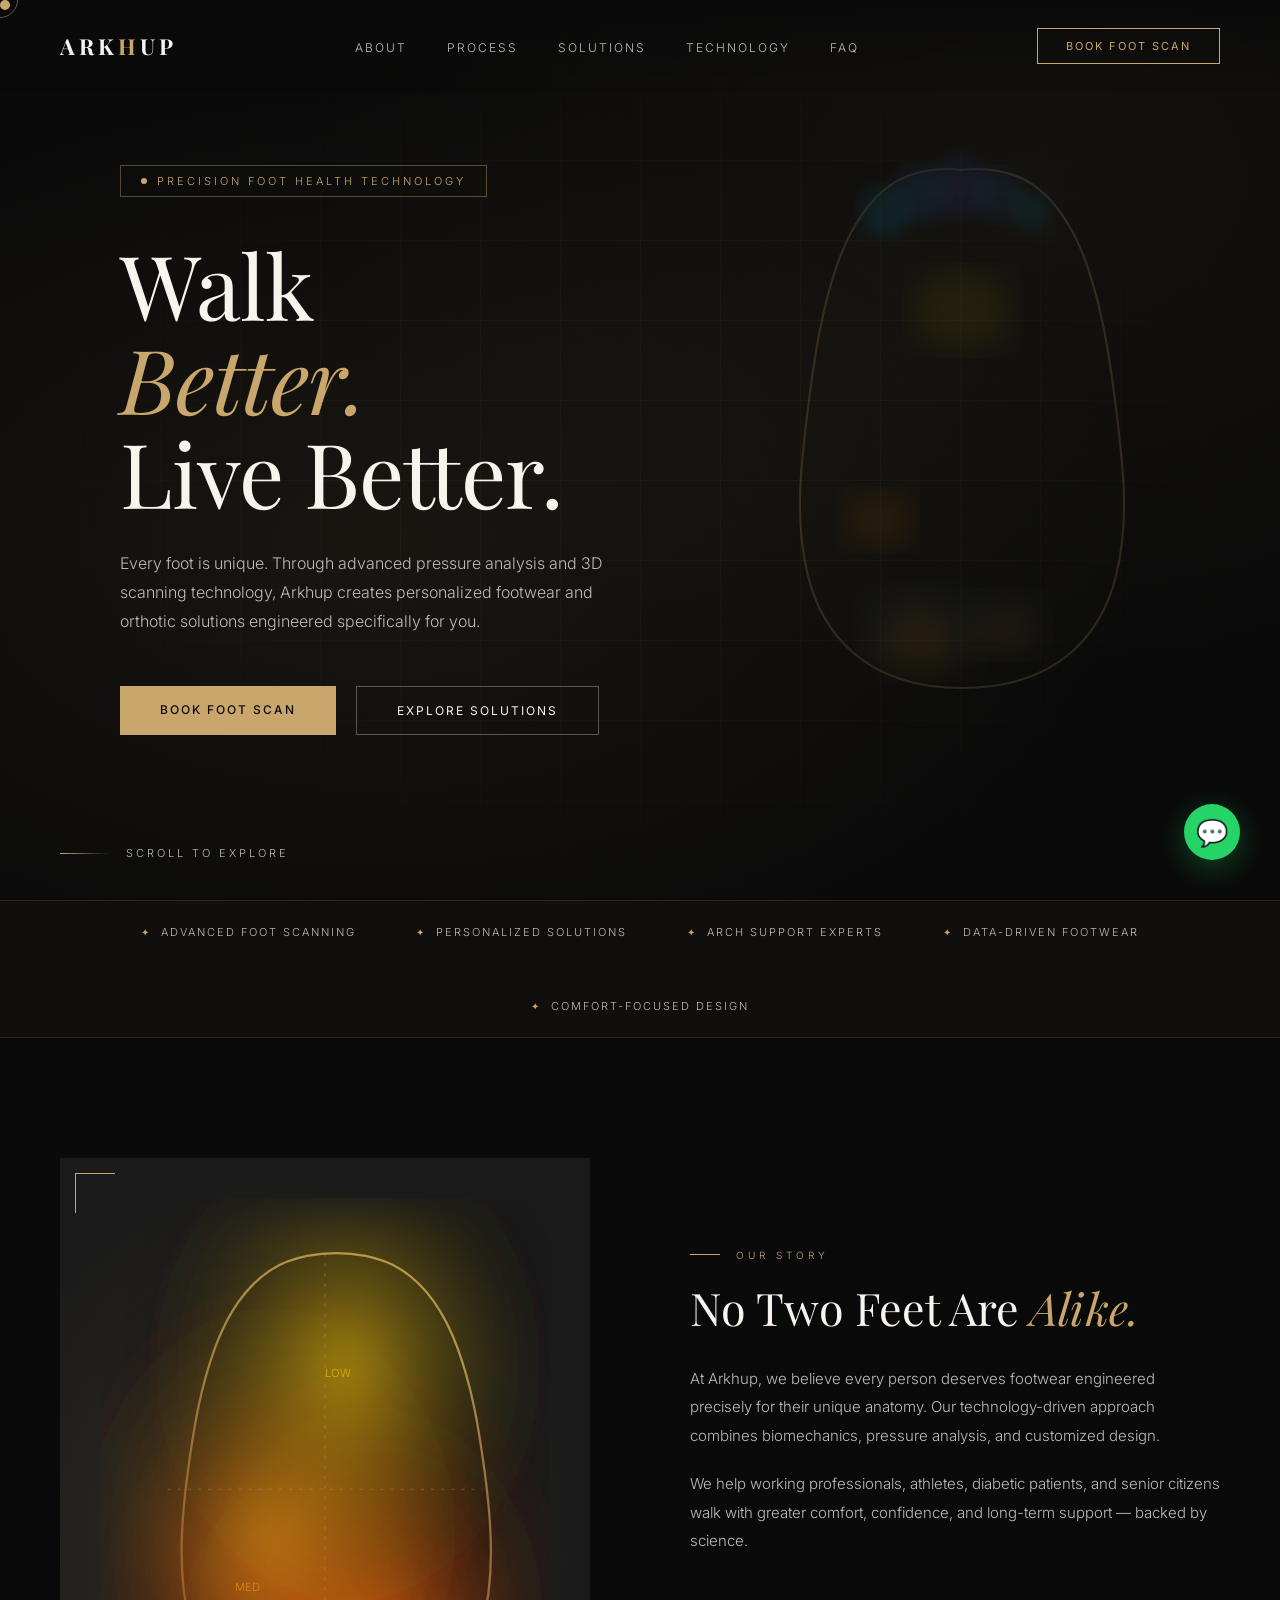
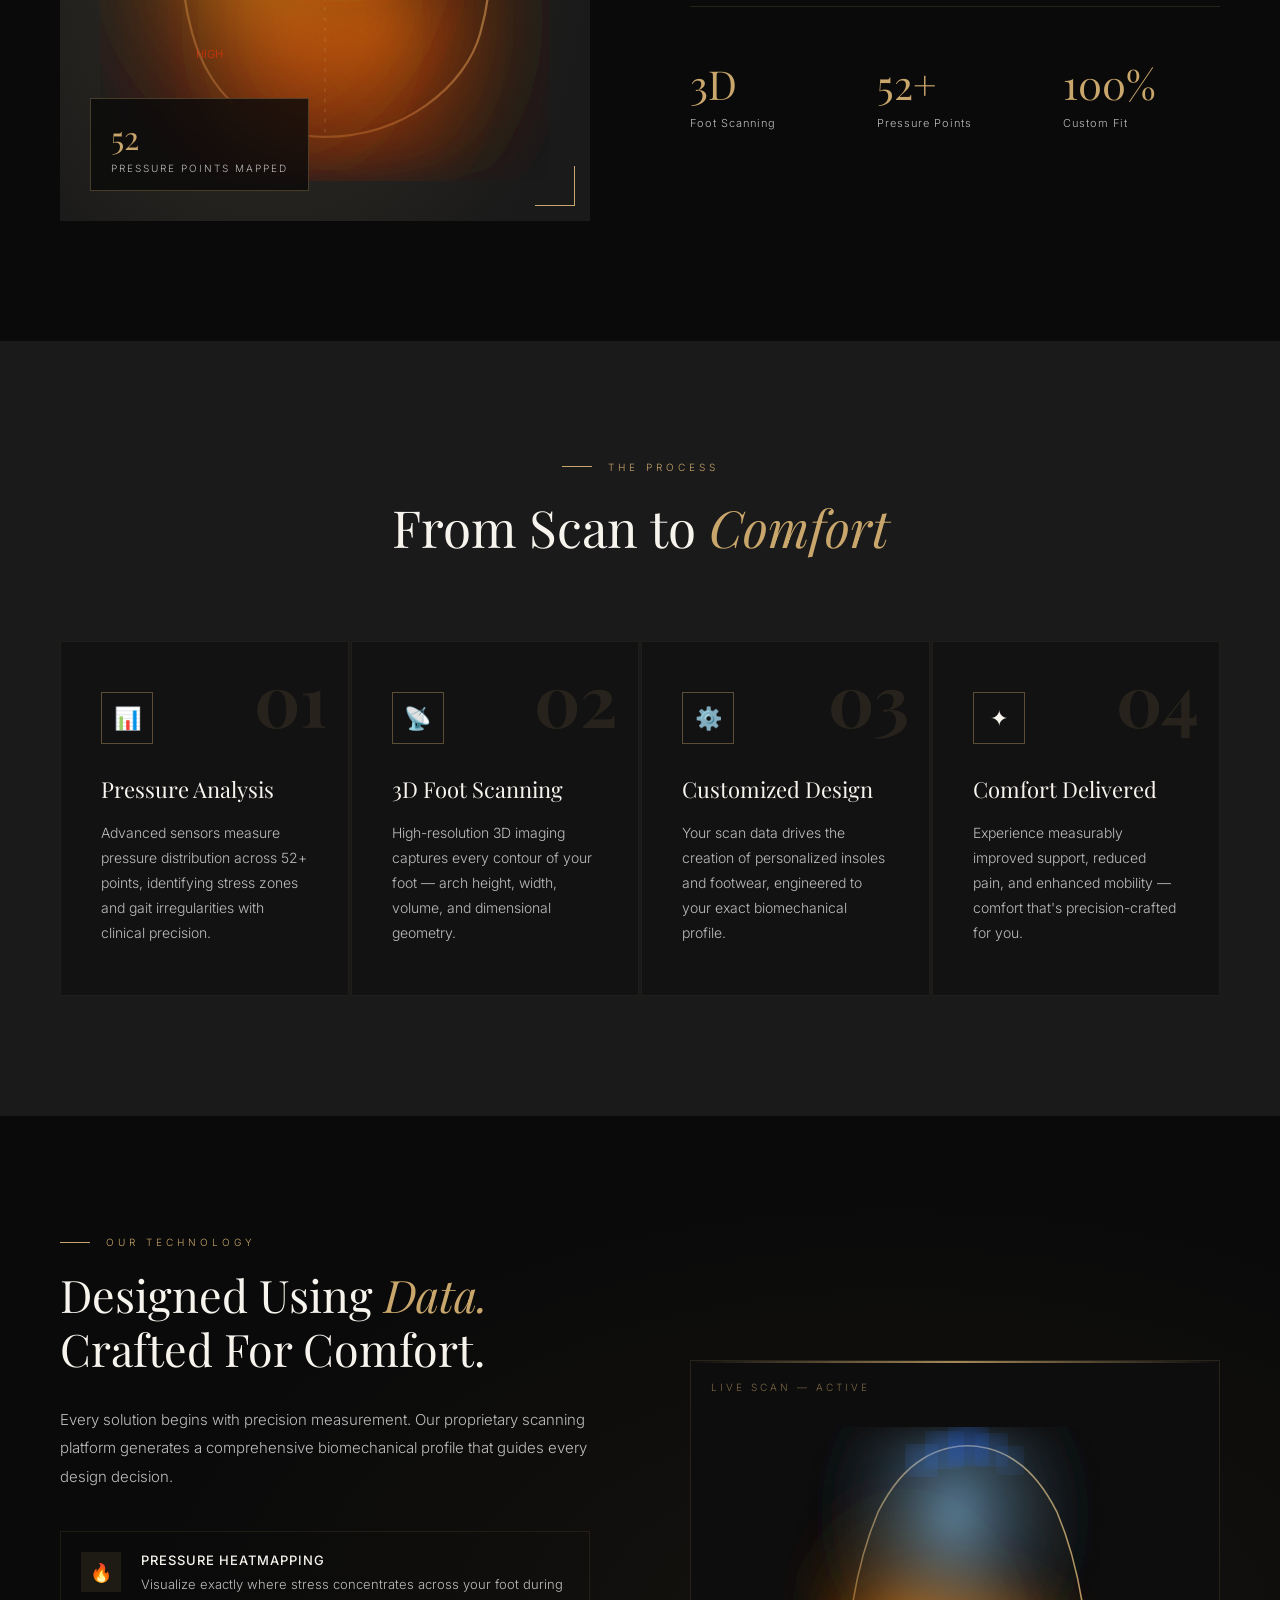
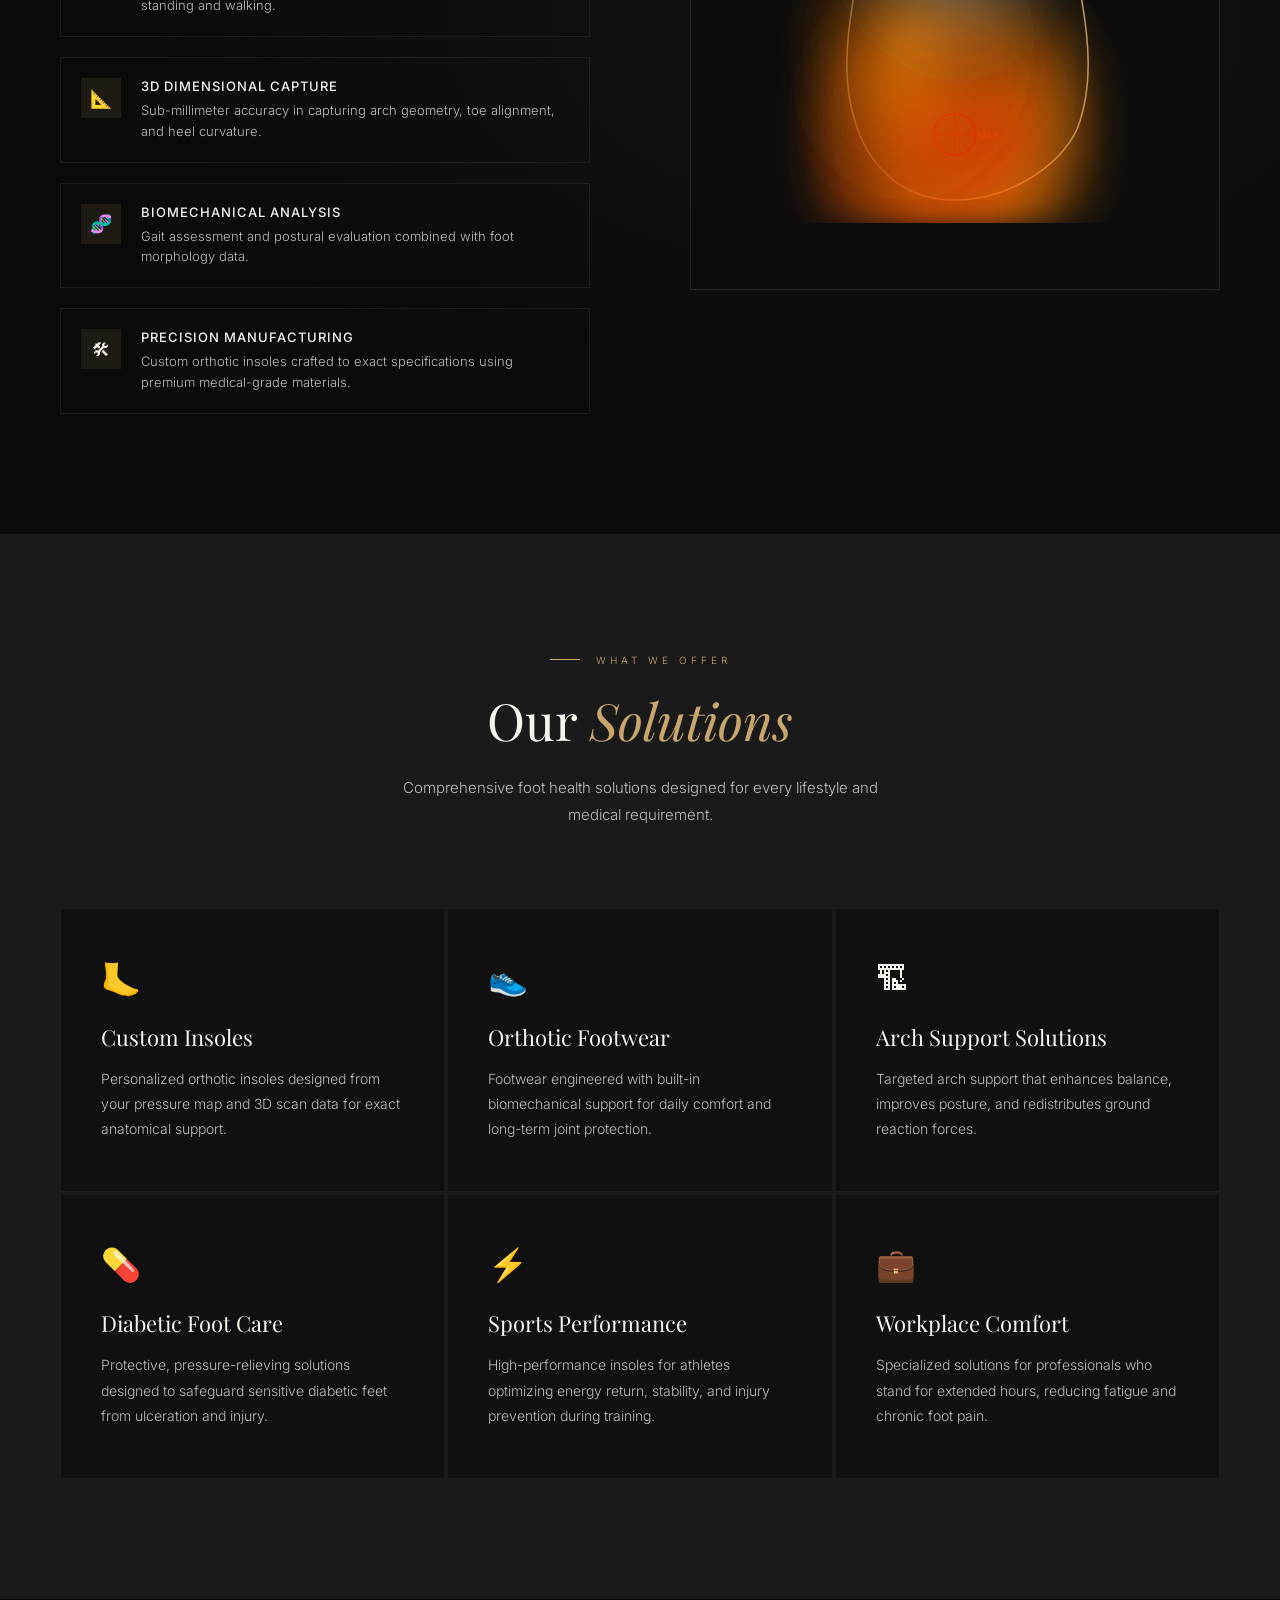
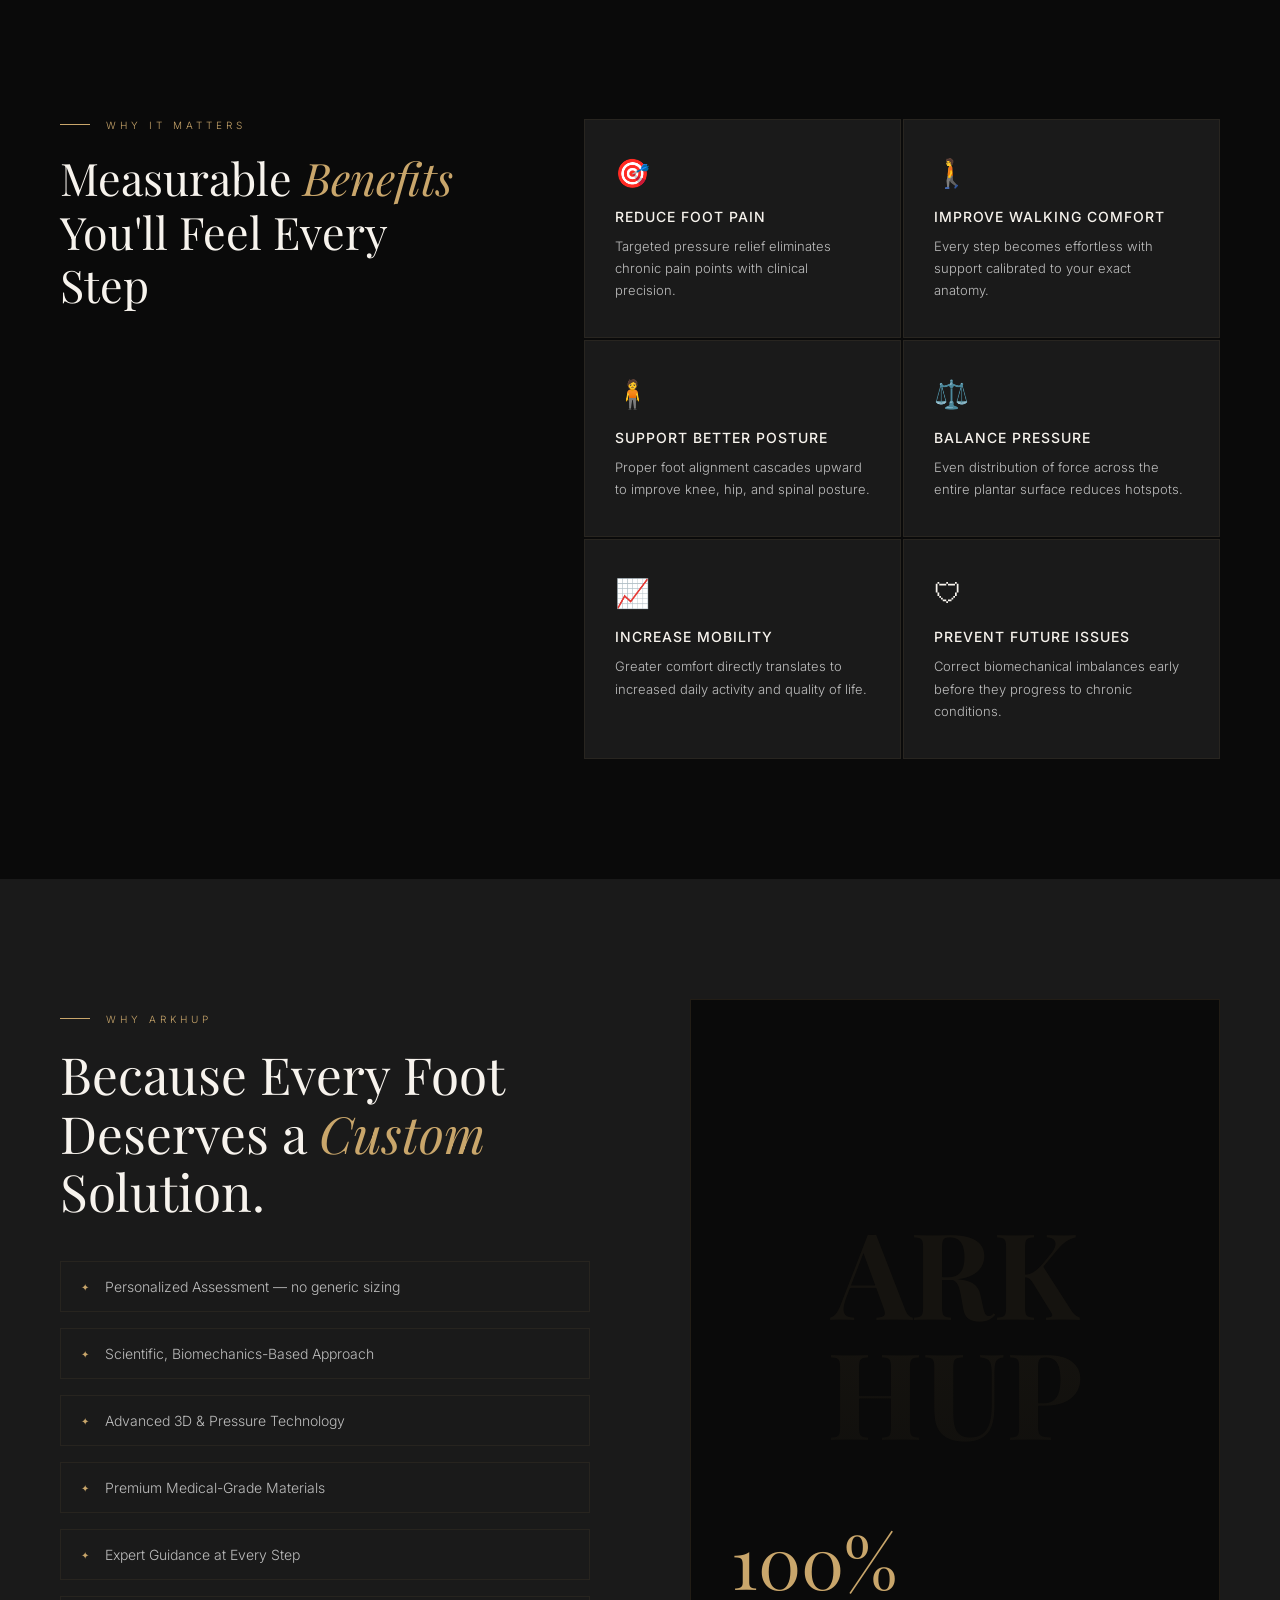
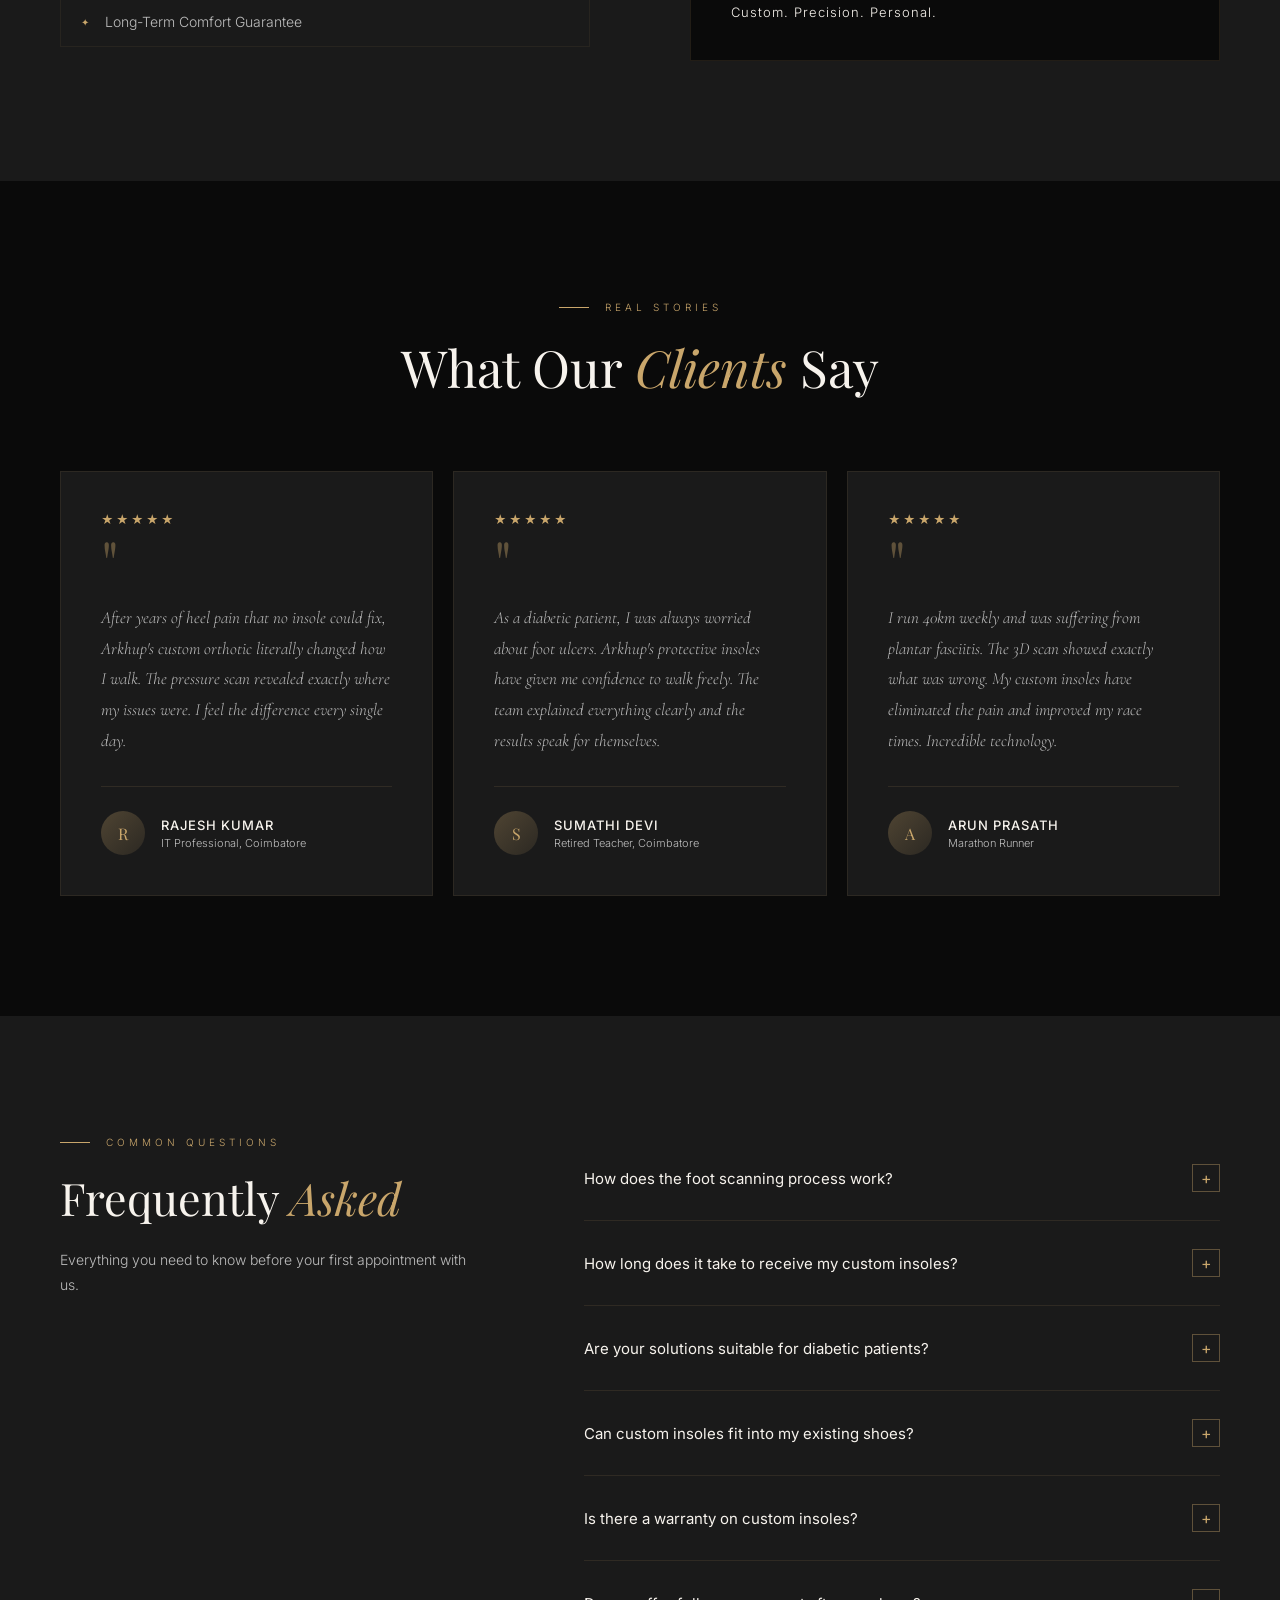
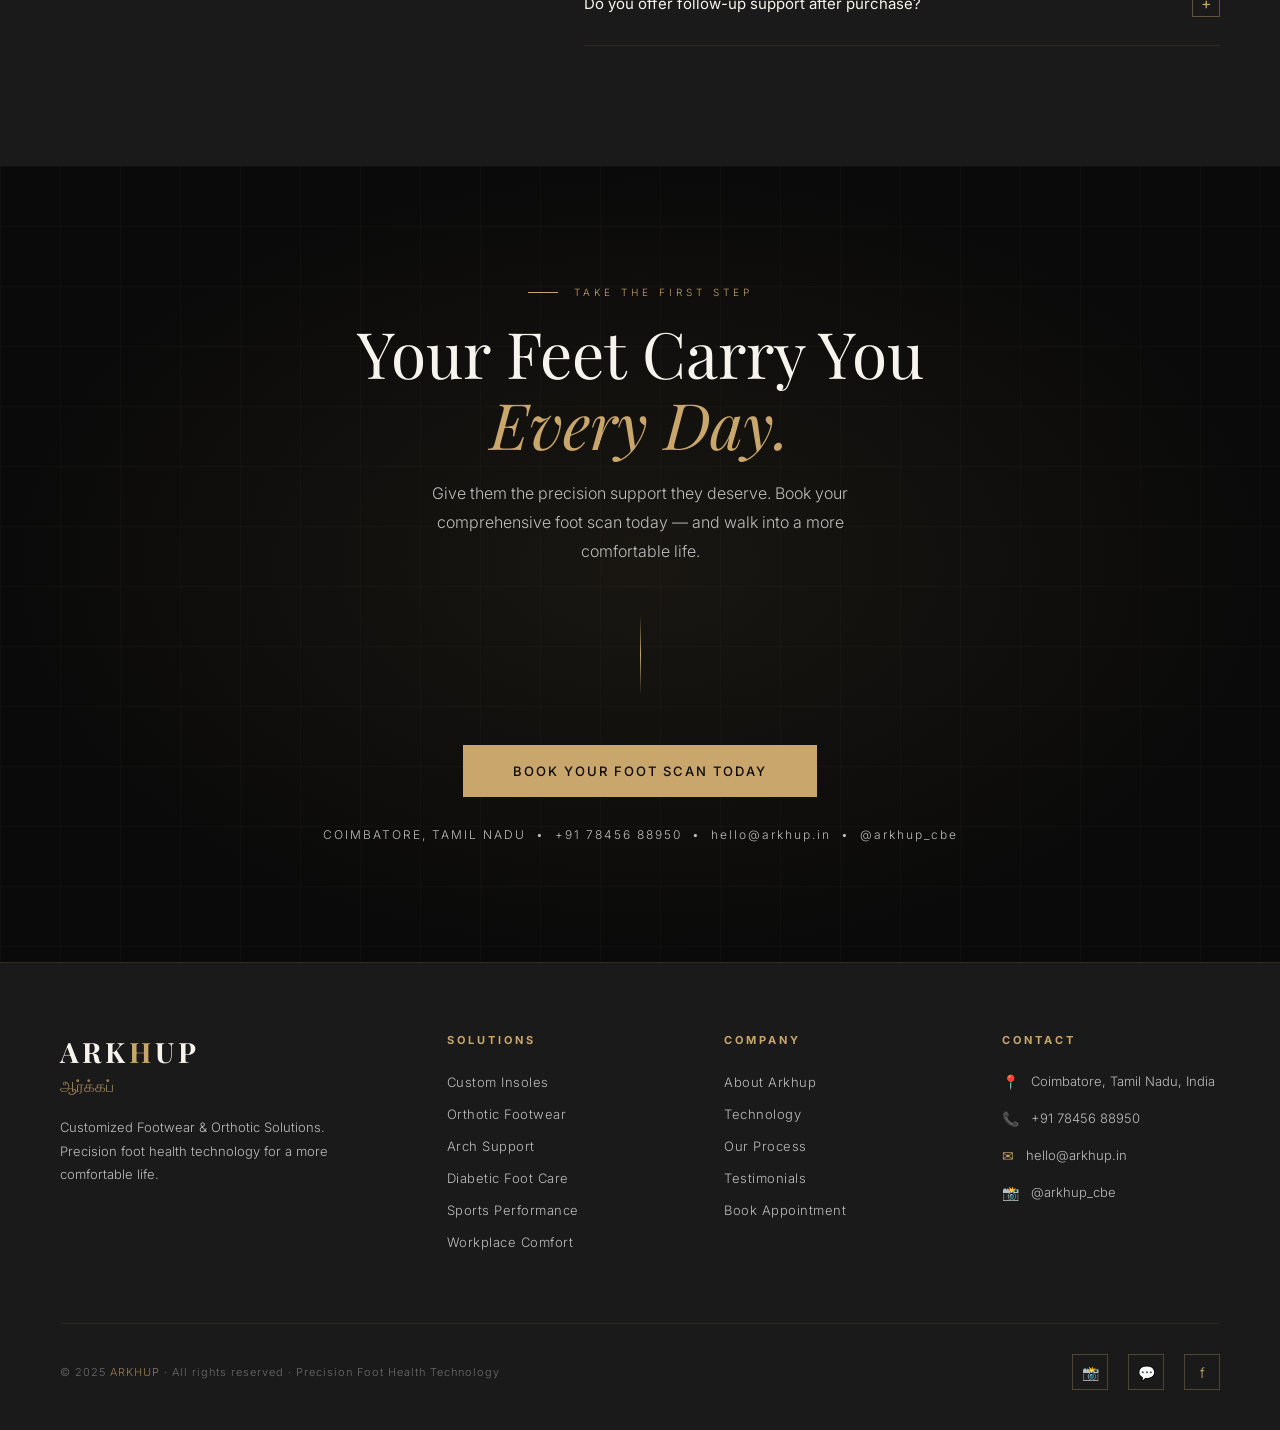
<file: arkhup.html>
<!DOCTYPE html>
<html lang="en">
<head>
<meta charset="UTF-8">
<meta name="viewport" content="width=device-width, initial-scale=1.0">
<title>ARKHUP | Precision Foot Health Technology</title>
<link rel="preconnect" href="https://fonts.googleapis.com">
<link href="https://fonts.googleapis.com/css2?family=Playfair+Display:ital,wght@0,400;0,500;0,700;0,900;1,400;1,700&family=Inter:wght@300;400;500;600&family=Cormorant+Garamond:ital,wght@0,300;0,400;1,300&display=swap" rel="stylesheet">
<style>
  :root {
    --black: #0A0A0A;
    --ivory: #F7F3ED;
    --gold: #C9A66B;
    --gold-light: #E8C99A;
    --grey: #BDBDBD;
    --dark-grey: #1A1A1A;
    --mid-grey: #2C2C2C;
  }

  *, *::before, *::after { margin: 0; padding: 0; box-sizing: border-box; }

  html { scroll-behavior: smooth; }

  body {
    background: var(--black);
    color: var(--ivory);
    font-family: 'Inter', sans-serif;
    font-weight: 300;
    overflow-x: hidden;
    cursor: none;
  }

  /* Custom Cursor */
  .cursor {
    position: fixed;
    width: 10px; height: 10px;
    background: var(--gold);
    border-radius: 50%;
    pointer-events: none;
    z-index: 9999;
    transition: transform 0.1s;
  }
  .cursor-ring {
    position: fixed;
    width: 36px; height: 36px;
    border: 1px solid rgba(201,166,107,0.5);
    border-radius: 50%;
    pointer-events: none;
    z-index: 9998;
    transition: all 0.18s ease;
  }

  /* NAV */
  nav {
    position: fixed; top: 0; left: 0; right: 0;
    z-index: 100;
    padding: 28px 60px;
    display: flex;
    align-items: center;
    justify-content: space-between;
    background: linear-gradient(to bottom, rgba(10,10,10,0.9) 0%, transparent 100%);
    backdrop-filter: blur(2px);
  }
  .nav-logo {
    font-family: 'Playfair Display', serif;
    font-size: 22px;
    font-weight: 700;
    letter-spacing: 4px;
    color: var(--ivory);
    text-decoration: none;
  }
  .nav-logo span { color: var(--gold); }
  .nav-links {
    display: flex; gap: 40px; list-style: none;
  }
  .nav-links a {
    font-size: 12px;
    letter-spacing: 2px;
    text-transform: uppercase;
    color: var(--grey);
    text-decoration: none;
    transition: color 0.3s;
  }
  .nav-links a:hover { color: var(--gold); }
  .nav-cta {
    background: transparent;
    border: 1px solid var(--gold);
    color: var(--gold);
    padding: 10px 28px;
    font-size: 11px;
    letter-spacing: 2px;
    text-transform: uppercase;
    cursor: none;
    transition: all 0.3s;
    font-family: 'Inter', sans-serif;
  }
  .nav-cta:hover { background: var(--gold); color: var(--black); }

  /* HERO */
  .hero {
    height: 100vh;
    position: relative;
    display: flex;
    align-items: center;
    overflow: hidden;
  }
  .hero-bg {
    position: absolute; inset: 0;
    background: radial-gradient(ellipse at 30% 60%, rgba(201,166,107,0.08) 0%, transparent 60%),
                radial-gradient(ellipse at 80% 20%, rgba(201,166,107,0.05) 0%, transparent 50%),
                #0A0A0A;
  }
  .hero-grid {
    position: absolute; inset: 0;
    background-image: linear-gradient(rgba(201,166,107,0.04) 1px, transparent 1px),
                      linear-gradient(90deg, rgba(201,166,107,0.04) 1px, transparent 1px);
    background-size: 80px 80px;
    mask-image: radial-gradient(ellipse at center, black 30%, transparent 80%);
  }
  .hero-scan-visual {
    position: absolute;
    right: -60px; top: 50%;
    transform: translateY(-50%);
    width: 700px; height: 700px;
    opacity: 0.18;
  }
  .hero-content {
    position: relative;
    padding: 0 60px;
    max-width: 800px;
    animation: fadeUp 1.2s ease forwards;
  }
  .hero-badge {
    display: inline-flex;
    align-items: center;
    gap: 10px;
    border: 1px solid rgba(201,166,107,0.4);
    padding: 8px 20px;
    margin-bottom: 40px;
    font-size: 11px;
    letter-spacing: 3px;
    text-transform: uppercase;
    color: var(--gold);
  }
  .hero-badge::before {
    content: '';
    width: 6px; height: 6px;
    background: var(--gold);
    border-radius: 50%;
    animation: pulse 2s infinite;
  }
  @keyframes pulse {
    0%, 100% { opacity: 1; transform: scale(1); }
    50% { opacity: 0.4; transform: scale(1.4); }
  }
  .hero h1 {
    font-family: 'Playfair Display', serif;
    font-size: clamp(52px, 7vw, 96px);
    font-weight: 400;
    line-height: 1.05;
    letter-spacing: -1px;
    margin-bottom: 30px;
    color: var(--ivory);
  }
  .hero h1 em {
    font-style: italic;
    color: var(--gold);
  }
  .hero-sub {
    font-size: 16px;
    line-height: 1.8;
    color: var(--grey);
    max-width: 500px;
    margin-bottom: 50px;
    font-weight: 300;
  }
  .hero-btns {
    display: flex; gap: 20px; flex-wrap: wrap;
  }
  .btn-primary {
    background: var(--gold);
    color: var(--black);
    padding: 16px 40px;
    font-size: 12px;
    letter-spacing: 2px;
    text-transform: uppercase;
    border: none;
    cursor: none;
    font-family: 'Inter', sans-serif;
    font-weight: 500;
    transition: all 0.3s;
    text-decoration: none;
    display: inline-block;
  }
  .btn-primary:hover { background: var(--gold-light); transform: translateY(-2px); }
  .btn-outline {
    background: transparent;
    color: var(--ivory);
    padding: 16px 40px;
    font-size: 12px;
    letter-spacing: 2px;
    text-transform: uppercase;
    border: 1px solid rgba(247,243,237,0.3);
    cursor: none;
    font-family: 'Inter', sans-serif;
    font-weight: 400;
    transition: all 0.3s;
    text-decoration: none;
    display: inline-block;
  }
  .btn-outline:hover { border-color: var(--gold); color: var(--gold); }

  .hero-scroll {
    position: absolute;
    bottom: 40px; left: 60px;
    display: flex;
    align-items: center;
    gap: 16px;
    font-size: 11px;
    letter-spacing: 3px;
    text-transform: uppercase;
    color: var(--grey);
  }
  .scroll-line {
    width: 50px; height: 1px;
    background: linear-gradient(to right, var(--gold), transparent);
    position: relative;
    overflow: hidden;
  }
  .scroll-line::after {
    content: '';
    position: absolute;
    top: 0; left: -100%;
    width: 100%; height: 100%;
    background: var(--gold);
    animation: scanLine 2s ease infinite;
  }
  @keyframes scanLine {
    to { left: 200%; }
  }

  /* TRUST BANNER */
  .trust-banner {
    border-top: 1px solid rgba(201,166,107,0.15);
    border-bottom: 1px solid rgba(201,166,107,0.15);
    padding: 24px 60px;
    display: flex;
    justify-content: center;
    gap: 60px;
    background: rgba(201,166,107,0.03);
    flex-wrap: wrap;
  }
  .trust-item {
    display: flex; align-items: center; gap: 10px;
    font-size: 11px; letter-spacing: 2px;
    text-transform: uppercase; color: var(--grey);
  }
  .trust-item::before {
    content: '✦';
    color: var(--gold);
    font-size: 10px;
  }

  /* SECTION BASICS */
  section { padding: 120px 60px; }
  .section-label {
    font-size: 10px;
    letter-spacing: 4px;
    text-transform: uppercase;
    color: var(--gold);
    margin-bottom: 20px;
    display: flex;
    align-items: center;
    gap: 16px;
  }
  .section-label::before {
    content: '';
    width: 30px; height: 1px;
    background: var(--gold);
  }

  /* ABOUT */
  .about {
    display: grid;
    grid-template-columns: 1fr 1fr;
    gap: 100px;
    align-items: center;
  }
  .about-visual {
    position: relative;
    aspect-ratio: 4/5;
    background: var(--dark-grey);
    overflow: hidden;
  }
  .about-visual-inner {
    position: absolute; inset: 0;
    background: radial-gradient(ellipse at 40% 60%, rgba(201,166,107,0.15) 0%, transparent 70%);
  }
  /* Animated foot pressure heatmap SVG */
  .heatmap-svg {
    width: 100%; height: 100%;
    padding: 40px;
  }
  .about-corner {
    position: absolute;
    width: 40px; height: 40px;
  }
  .about-corner.tl { top: 15px; left: 15px; border-top: 1px solid var(--gold); border-left: 1px solid var(--gold); }
  .about-corner.br { bottom: 15px; right: 15px; border-bottom: 1px solid var(--gold); border-right: 1px solid var(--gold); }
  .about-tag {
    position: absolute;
    bottom: 30px; left: 30px;
    background: rgba(10,10,10,0.8);
    border: 1px solid rgba(201,166,107,0.3);
    padding: 16px 20px;
    backdrop-filter: blur(10px);
  }
  .about-tag-num {
    font-family: 'Playfair Display', serif;
    font-size: 32px;
    color: var(--gold);
  }
  .about-tag-label {
    font-size: 10px;
    letter-spacing: 2px;
    text-transform: uppercase;
    color: var(--grey);
    margin-top: 4px;
  }
  .about-content h2 {
    font-family: 'Playfair Display', serif;
    font-size: clamp(36px, 3.5vw, 52px);
    font-weight: 400;
    line-height: 1.2;
    margin-bottom: 30px;
    color: var(--ivory);
  }
  .about-content h2 em { font-style: italic; color: var(--gold); }
  .about-content p {
    font-size: 15px;
    line-height: 1.9;
    color: var(--grey);
    margin-bottom: 20px;
  }
  .about-stats {
    display: grid;
    grid-template-columns: repeat(3, 1fr);
    gap: 30px;
    margin-top: 50px;
    padding-top: 50px;
    border-top: 1px solid rgba(201,166,107,0.15);
  }
  .stat-num {
    font-family: 'Playfair Display', serif;
    font-size: 40px;
    color: var(--gold);
    font-weight: 400;
  }
  .stat-label {
    font-size: 11px;
    letter-spacing: 1px;
    color: var(--grey);
    margin-top: 6px;
  }

  /* HOW IT WORKS */
  .process { background: var(--dark-grey); }
  .process-header { text-align: center; margin-bottom: 80px; }
  .process-header h2 {
    font-family: 'Playfair Display', serif;
    font-size: clamp(36px, 4vw, 56px);
    font-weight: 400;
    color: var(--ivory);
  }
  .process-header h2 em { font-style: italic; color: var(--gold); }
  .process-steps {
    display: grid;
    grid-template-columns: repeat(4, 1fr);
    gap: 2px;
  }
  .step {
    background: rgba(10,10,10,0.5);
    padding: 50px 40px;
    border: 1px solid rgba(201,166,107,0.08);
    position: relative;
    overflow: hidden;
    transition: all 0.4s ease;
  }
  .step:hover {
    border-color: rgba(201,166,107,0.4);
    background: rgba(201,166,107,0.04);
    transform: translateY(-4px);
  }
  .step::before {
    content: '';
    position: absolute;
    top: 0; left: 0; right: 0;
    height: 2px;
    background: linear-gradient(to right, var(--gold), transparent);
    opacity: 0;
    transition: opacity 0.4s;
  }
  .step:hover::before { opacity: 1; }
  .step-num {
    font-family: 'Playfair Display', serif;
    font-size: 72px;
    color: rgba(201,166,107,0.12);
    line-height: 1;
    position: absolute;
    top: 20px; right: 20px;
    font-weight: 700;
  }
  .step-icon {
    width: 52px; height: 52px;
    border: 1px solid rgba(201,166,107,0.4);
    display: flex; align-items: center; justify-content: center;
    margin-bottom: 30px;
    font-size: 22px;
  }
  .step h3 {
    font-family: 'Playfair Display', serif;
    font-size: 22px;
    font-weight: 400;
    margin-bottom: 16px;
    color: var(--ivory);
  }
  .step p {
    font-size: 14px;
    line-height: 1.8;
    color: var(--grey);
  }

  /* TECHNOLOGY */
  .tech {
    background: var(--black);
    position: relative;
    overflow: hidden;
  }
  .tech-bg {
    position: absolute; inset: 0;
    background: radial-gradient(ellipse at 70% 50%, rgba(201,166,107,0.06) 0%, transparent 60%);
  }
  .tech-inner {
    position: relative;
    display: grid;
    grid-template-columns: 1fr 1fr;
    gap: 100px;
    align-items: center;
  }
  .tech-content h2 {
    font-family: 'Playfair Display', serif;
    font-size: clamp(36px, 3.5vw, 52px);
    font-weight: 400;
    line-height: 1.2;
    color: var(--ivory);
    margin-bottom: 30px;
  }
  .tech-content h2 em { font-style: italic; color: var(--gold); }
  .tech-content p {
    font-size: 15px;
    line-height: 1.9;
    color: var(--grey);
    margin-bottom: 40px;
  }
  .tech-features {
    display: flex;
    flex-direction: column;
    gap: 20px;
  }
  .tech-feat {
    display: flex;
    align-items: flex-start;
    gap: 20px;
    padding: 20px;
    border: 1px solid rgba(201,166,107,0.1);
    transition: all 0.3s;
  }
  .tech-feat:hover {
    border-color: rgba(201,166,107,0.4);
    background: rgba(201,166,107,0.03);
  }
  .tech-feat-icon {
    width: 40px; height: 40px; min-width: 40px;
    background: rgba(201,166,107,0.1);
    display: flex; align-items: center; justify-content: center;
    font-size: 18px;
  }
  .tech-feat-title {
    font-size: 13px;
    font-weight: 500;
    letter-spacing: 1px;
    color: var(--ivory);
    margin-bottom: 6px;
    text-transform: uppercase;
  }
  .tech-feat-desc { font-size: 13px; color: var(--grey); line-height: 1.6; }
  .tech-visual {
    position: relative;
    aspect-ratio: 1;
  }
  .pressure-map {
    width: 100%; height: 100%;
    background: #0D0D0D;
    border: 1px solid rgba(201,166,107,0.15);
    position: relative;
    overflow: hidden;
    display: flex;
    align-items: center;
    justify-content: center;
  }
  .pressure-map-label {
    position: absolute;
    top: 20px; left: 20px;
    font-size: 10px;
    letter-spacing: 3px;
    text-transform: uppercase;
    color: var(--gold);
    opacity: 0.6;
  }
  .pressure-scan-line {
    position: absolute;
    left: 0; right: 0;
    height: 2px;
    background: linear-gradient(to right, transparent, rgba(201,166,107,0.8), transparent);
    animation: scanV 3s linear infinite;
    top: 0;
  }
  @keyframes scanV {
    0% { top: 0%; opacity: 0; }
    10% { opacity: 1; }
    90% { opacity: 1; }
    100% { top: 100%; opacity: 0; }
  }

  /* SOLUTIONS */
  .solutions { background: var(--dark-grey); }
  .solutions-header { text-align: center; margin-bottom: 80px; }
  .solutions-header h2 {
    font-family: 'Playfair Display', serif;
    font-size: clamp(36px, 4vw, 56px);
    font-weight: 400;
    color: var(--ivory);
  }
  .solutions-header h2 em { font-style: italic; color: var(--gold); }
  .solutions-header p {
    font-size: 15px;
    color: var(--grey);
    max-width: 500px;
    margin: 20px auto 0;
    line-height: 1.8;
  }
  .solutions-grid {
    display: grid;
    grid-template-columns: repeat(3, 1fr);
    gap: 2px;
  }
  .sol-card {
    background: rgba(10,10,10,0.6);
    padding: 50px 40px;
    border: 1px solid rgba(201,166,107,0.08);
    position: relative;
    overflow: hidden;
    transition: all 0.4s;
    cursor: none;
  }
  .sol-card::after {
    content: '';
    position: absolute;
    inset: 0;
    background: linear-gradient(135deg, rgba(201,166,107,0.06) 0%, transparent 60%);
    opacity: 0;
    transition: opacity 0.4s;
  }
  .sol-card:hover::after { opacity: 1; }
  .sol-card:hover { border-color: rgba(201,166,107,0.3); transform: translateY(-4px); }
  .sol-icon {
    font-size: 32px;
    margin-bottom: 24px;
    display: block;
  }
  .sol-card h3 {
    font-family: 'Playfair Display', serif;
    font-size: 22px;
    font-weight: 400;
    color: var(--ivory);
    margin-bottom: 14px;
  }
  .sol-card p {
    font-size: 14px;
    color: var(--grey);
    line-height: 1.8;
  }
  .sol-arrow {
    position: absolute;
    bottom: 30px; right: 30px;
    width: 36px; height: 36px;
    border: 1px solid rgba(201,166,107,0.3);
    display: flex; align-items: center; justify-content: center;
    color: var(--gold);
    font-size: 16px;
    opacity: 0;
    transform: translateY(10px);
    transition: all 0.3s;
  }
  .sol-card:hover .sol-arrow { opacity: 1; transform: translateY(0); }

  /* BENEFITS */
  .benefits { background: var(--black); }
  .benefits-inner {
    display: grid;
    grid-template-columns: 1fr 1.5fr;
    gap: 100px;
    align-items: start;
  }
  .benefits-left h2 {
    font-family: 'Playfair Display', serif;
    font-size: clamp(36px, 3.5vw, 52px);
    font-weight: 400;
    line-height: 1.2;
    color: var(--ivory);
    position: sticky;
    top: 120px;
  }
  .benefits-left h2 em { font-style: italic; color: var(--gold); }
  .benefits-grid {
    display: grid;
    grid-template-columns: 1fr 1fr;
    gap: 2px;
  }
  .benefit-card {
    background: var(--dark-grey);
    padding: 36px 30px;
    border: 1px solid rgba(201,166,107,0.08);
    transition: all 0.3s;
  }
  .benefit-card:hover {
    border-color: rgba(201,166,107,0.3);
    background: rgba(201,166,107,0.04);
  }
  .benefit-icon { font-size: 28px; margin-bottom: 18px; }
  .benefit-title {
    font-size: 14px;
    font-weight: 500;
    letter-spacing: 1px;
    color: var(--ivory);
    margin-bottom: 10px;
    text-transform: uppercase;
  }
  .benefit-desc {
    font-size: 13px;
    color: var(--grey);
    line-height: 1.7;
  }

  /* WHY ARKHUP */
  .why { background: var(--dark-grey); }
  .why-inner {
    display: grid;
    grid-template-columns: 1fr 1fr;
    gap: 100px;
    align-items: center;
  }
  .why-content h2 {
    font-family: 'Playfair Display', serif;
    font-size: clamp(40px, 4vw, 64px);
    font-weight: 400;
    line-height: 1.15;
    color: var(--ivory);
    margin-bottom: 30px;
  }
  .why-content h2 em { font-style: italic; color: var(--gold); }
  .why-list {
    list-style: none;
    display: flex;
    flex-direction: column;
    gap: 16px;
    margin-top: 40px;
  }
  .why-list li {
    display: flex;
    align-items: center;
    gap: 16px;
    font-size: 14px;
    color: var(--grey);
    padding: 16px 20px;
    border: 1px solid rgba(201,166,107,0.08);
    transition: all 0.3s;
  }
  .why-list li:hover { border-color: rgba(201,166,107,0.3); color: var(--ivory); }
  .why-list li::before {
    content: '✦';
    color: var(--gold);
    font-size: 10px;
    flex-shrink: 0;
  }
  .why-visual {
    position: relative;
    aspect-ratio: 4/5;
    background: var(--black);
    border: 1px solid rgba(201,166,107,0.12);
    overflow: hidden;
    display: flex;
    align-items: center;
    justify-content: center;
  }
  .why-visual-inner {
    font-family: 'Playfair Display', serif;
    font-size: 120px;
    color: rgba(201,166,107,0.06);
    font-weight: 700;
    line-height: 1;
    text-align: center;
    padding: 20px;
  }
  .why-stat-overlay {
    position: absolute;
    inset: 0;
    display: flex;
    flex-direction: column;
    justify-content: flex-end;
    padding: 40px;
    background: linear-gradient(to top, rgba(10,10,10,0.9) 0%, transparent 50%);
  }
  .why-stat-big {
    font-family: 'Playfair Display', serif;
    font-size: 72px;
    color: var(--gold);
    line-height: 1;
    font-weight: 400;
  }
  .why-stat-label {
    font-size: 13px;
    color: var(--ivory);
    letter-spacing: 1px;
    margin-top: 8px;
  }

  /* TESTIMONIALS */
  .testimonials { background: var(--black); }
  .test-header { text-align: center; margin-bottom: 70px; }
  .test-header h2 {
    font-family: 'Playfair Display', serif;
    font-size: clamp(36px, 4vw, 52px);
    font-weight: 400;
    color: var(--ivory);
  }
  .test-header h2 em { font-style: italic; color: var(--gold); }
  .test-grid {
    display: grid;
    grid-template-columns: repeat(3, 1fr);
    gap: 20px;
  }
  .test-card {
    background: var(--dark-grey);
    padding: 40px;
    border: 1px solid rgba(201,166,107,0.1);
    position: relative;
    transition: all 0.3s;
  }
  .test-card:hover { border-color: rgba(201,166,107,0.35); }
  .test-quote {
    font-family: 'Playfair Display', serif;
    font-size: 60px;
    color: var(--gold);
    line-height: 0.6;
    margin-bottom: 24px;
    opacity: 0.4;
  }
  .test-text {
    font-size: 15px;
    line-height: 1.8;
    color: var(--grey);
    margin-bottom: 30px;
    font-style: italic;
    font-family: 'Cormorant Garamond', serif;
    font-size: 17px;
  }
  .test-author {
    display: flex;
    align-items: center;
    gap: 16px;
    padding-top: 24px;
    border-top: 1px solid rgba(201,166,107,0.12);
  }
  .test-avatar {
    width: 44px; height: 44px;
    background: linear-gradient(135deg, rgba(201,166,107,0.3), rgba(201,166,107,0.1));
    border-radius: 50%;
    display: flex; align-items: center; justify-content: center;
    font-family: 'Playfair Display', serif;
    font-size: 16px;
    color: var(--gold);
  }
  .test-name {
    font-size: 13px;
    font-weight: 500;
    color: var(--ivory);
    letter-spacing: 1px;
    text-transform: uppercase;
  }
  .test-role {
    font-size: 11px;
    color: var(--grey);
    margin-top: 3px;
  }
  .test-stars { color: var(--gold); font-size: 12px; letter-spacing: 2px; margin-bottom: 16px; }

  /* FAQ */
  .faq { background: var(--dark-grey); }
  .faq-inner {
    display: grid;
    grid-template-columns: 1fr 1.5fr;
    gap: 100px;
    align-items: start;
  }
  .faq-left h2 {
    font-family: 'Playfair Display', serif;
    font-size: clamp(36px, 3.5vw, 52px);
    font-weight: 400;
    color: var(--ivory);
    position: sticky;
    top: 120px;
  }
  .faq-left h2 em { font-style: italic; color: var(--gold); }
  .faq-left p {
    font-size: 14px;
    color: var(--grey);
    line-height: 1.8;
    margin-top: 20px;
    position: sticky;
    top: 230px;
  }
  .faq-items { display: flex; flex-direction: column; }
  .faq-item {
    border-bottom: 1px solid rgba(201,166,107,0.12);
  }
  .faq-q {
    width: 100%;
    background: none;
    border: none;
    text-align: left;
    padding: 28px 0;
    display: flex;
    align-items: center;
    justify-content: space-between;
    font-family: 'Inter', sans-serif;
    font-size: 15px;
    font-weight: 400;
    color: var(--ivory);
    cursor: none;
    gap: 20px;
  }
  .faq-q:hover { color: var(--gold); }
  .faq-icon {
    width: 28px; height: 28px; min-width: 28px;
    border: 1px solid rgba(201,166,107,0.4);
    display: flex; align-items: center; justify-content: center;
    font-size: 16px;
    color: var(--gold);
    transition: transform 0.3s;
  }
  .faq-item.open .faq-icon { transform: rotate(45deg); }
  .faq-a {
    font-size: 14px;
    color: var(--grey);
    line-height: 1.8;
    max-height: 0;
    overflow: hidden;
    transition: all 0.4s ease;
  }
  .faq-item.open .faq-a {
    max-height: 300px;
    padding-bottom: 28px;
  }

  /* FINAL CTA */
  .final-cta {
    background: var(--black);
    text-align: center;
    position: relative;
    overflow: hidden;
  }
  .cta-bg {
    position: absolute; inset: 0;
    background: radial-gradient(ellipse at 50% 50%, rgba(201,166,107,0.08) 0%, transparent 70%);
  }
  .cta-lines {
    position: absolute; inset: 0;
    background-image: linear-gradient(rgba(201,166,107,0.03) 1px, transparent 1px),
                      linear-gradient(90deg, rgba(201,166,107,0.03) 1px, transparent 1px);
    background-size: 60px 60px;
  }
  .final-cta-inner { position: relative; }
  .final-cta h2 {
    font-family: 'Playfair Display', serif;
    font-size: clamp(42px, 5vw, 80px);
    font-weight: 400;
    line-height: 1.1;
    color: var(--ivory);
    margin-bottom: 20px;
  }
  .final-cta h2 em { font-style: italic; color: var(--gold); }
  .final-cta p {
    font-size: 16px;
    color: var(--grey);
    margin-bottom: 50px;
    max-width: 460px;
    margin-left: auto;
    margin-right: auto;
    line-height: 1.8;
  }
  .cta-gold-line {
    width: 1px;
    height: 80px;
    background: linear-gradient(to bottom, transparent, var(--gold), transparent);
    margin: 0 auto 50px;
  }

  /* FOOTER */
  footer {
    background: var(--dark-grey);
    padding: 70px 60px 40px;
    border-top: 1px solid rgba(201,166,107,0.12);
  }
  .footer-top {
    display: grid;
    grid-template-columns: 1.5fr 1fr 1fr 1fr;
    gap: 60px;
    margin-bottom: 60px;
  }
  .footer-brand-name {
    font-family: 'Playfair Display', serif;
    font-size: 28px;
    font-weight: 700;
    letter-spacing: 4px;
    color: var(--ivory);
    margin-bottom: 6px;
  }
  .footer-brand-name span { color: var(--gold); }
  .footer-brand-tamil {
    font-size: 16px;
    color: var(--gold);
    opacity: 0.7;
    margin-bottom: 20px;
    font-family: 'Inter', sans-serif;
  }
  .footer-brand-desc {
    font-size: 13px;
    color: var(--grey);
    line-height: 1.8;
    max-width: 280px;
  }
  .footer-col h4 {
    font-size: 11px;
    letter-spacing: 3px;
    text-transform: uppercase;
    color: var(--gold);
    margin-bottom: 24px;
  }
  .footer-links { list-style: none; }
  .footer-links li { margin-bottom: 12px; }
  .footer-links a {
    font-size: 13px;
    color: var(--grey);
    text-decoration: none;
    transition: color 0.3s;
    letter-spacing: 0.5px;
  }
  .footer-links a:hover { color: var(--ivory); }
  .footer-contact-item {
    display: flex;
    align-items: flex-start;
    gap: 12px;
    margin-bottom: 16px;
  }
  .footer-contact-icon { color: var(--gold); font-size: 14px; margin-top: 2px; }
  .footer-contact-text { font-size: 13px; color: var(--grey); line-height: 1.6; }
  .footer-bottom {
    display: flex;
    justify-content: space-between;
    align-items: center;
    padding-top: 30px;
    border-top: 1px solid rgba(201,166,107,0.1);
    flex-wrap: wrap;
    gap: 20px;
  }
  .footer-bottom p {
    font-size: 11px;
    color: rgba(189,189,189,0.5);
    letter-spacing: 1px;
  }
  .footer-bottom p span { color: var(--gold); opacity: 0.7; }
  .social-links {
    display: flex; gap: 20px;
  }
  .social-links a {
    width: 36px; height: 36px;
    border: 1px solid rgba(201,166,107,0.3);
    display: flex; align-items: center; justify-content: center;
    color: var(--gold);
    text-decoration: none;
    font-size: 14px;
    transition: all 0.3s;
  }
  .social-links a:hover { background: var(--gold); color: var(--black); }

  /* ANIMATIONS */
  @keyframes fadeUp {
    from { opacity: 0; transform: translateY(40px); }
    to { opacity: 1; transform: translateY(0); }
  }
  .reveal {
    opacity: 0;
    transform: translateY(30px);
    transition: all 0.8s cubic-bezier(0.22, 1, 0.36, 1);
  }
  .reveal.visible { opacity: 1; transform: translateY(0); }
  .reveal-delay-1 { transition-delay: 0.1s; }
  .reveal-delay-2 { transition-delay: 0.2s; }
  .reveal-delay-3 { transition-delay: 0.3s; }
  .reveal-delay-4 { transition-delay: 0.4s; }
  .reveal-delay-5 { transition-delay: 0.5s; }
  .reveal-delay-6 { transition-delay: 0.6s; }

  /* WhatsApp */
  .whatsapp-btn {
    position: fixed;
    bottom: 40px; right: 40px;
    z-index: 100;
    width: 56px; height: 56px;
    background: #25D366;
    border-radius: 50%;
    display: flex; align-items: center; justify-content: center;
    text-decoration: none;
    font-size: 26px;
    box-shadow: 0 8px 30px rgba(37,211,102,0.3);
    transition: all 0.3s;
  }
  .whatsapp-btn:hover { transform: scale(1.1); box-shadow: 0 12px 40px rgba(37,211,102,0.4); }

  /* RESPONSIVE BASICS */
  @media (max-width: 1024px) {
    nav { padding: 20px 30px; }
    .nav-links { display: none; }
    section { padding: 80px 30px; }
    .hero-content { padding: 0 30px; }
    .about, .tech-inner, .benefits-inner, .why-inner, .faq-inner { grid-template-columns: 1fr; gap: 50px; }
    .process-steps { grid-template-columns: 1fr 1fr; }
    .solutions-grid { grid-template-columns: 1fr 1fr; }
    .test-grid { grid-template-columns: 1fr; }
    .footer-top { grid-template-columns: 1fr 1fr; }
    .trust-banner { gap: 30px; padding: 20px 30px; }
    .hero-scroll { left: 30px; }
    .benefits-left h2 { position: static; }
    .faq-left h2, .faq-left p { position: static; }
    .about-stats { grid-template-columns: repeat(3, 1fr); }
  }
  @media (max-width: 600px) {
    .process-steps { grid-template-columns: 1fr; }
    .solutions-grid { grid-template-columns: 1fr; }
    .footer-top { grid-template-columns: 1fr; }
    .benefits-grid { grid-template-columns: 1fr; }
    .about-stats { grid-template-columns: 1fr 1fr; }
    .trust-banner { flex-direction: column; align-items: flex-start; }
    footer { padding: 50px 20px 30px; }
    section { padding: 60px 20px; }
    nav { padding: 16px 20px; }
    .hero-content { padding: 0 20px; }
    .hero-scroll { display: none; }
  }
</style>
</head>
<body>

<!-- Custom Cursor -->
<div class="cursor" id="cursor"></div>
<div class="cursor-ring" id="cursorRing"></div>

<!-- NAV -->
<nav>
  <a href="#" class="nav-logo">ARK<span>H</span>UP</a>
  <ul class="nav-links">
    <li><a href="#about">About</a></li>
    <li><a href="#process">Process</a></li>
    <li><a href="#solutions">Solutions</a></li>
    <li><a href="#technology">Technology</a></li>
    <li><a href="#faq">FAQ</a></li>
  </ul>
  <button class="nav-cta" onclick="document.getElementById('contact').scrollIntoView({behavior:'smooth'})">Book Foot Scan</button>
</nav>

<!-- HERO -->
<section class="hero">
  <div class="hero-bg"></div>
  <div class="hero-grid"></div>

  <!-- Animated Foot SVG -->
  <svg class="hero-scan-visual" viewBox="0 0 500 500" xmlns="http://www.w3.org/2000/svg">
    <defs>
      <radialGradient id="heatGrad" cx="50%" cy="60%">
        <stop offset="0%" stop-color="#FF4500" stop-opacity="0.9"/>
        <stop offset="30%" stop-color="#FF8C00" stop-opacity="0.7"/>
        <stop offset="60%" stop-color="#FFD700" stop-opacity="0.5"/>
        <stop offset="100%" stop-color="#00BFFF" stop-opacity="0.2"/>
      </radialGradient>
      <filter id="blur"><feGaussianBlur stdDeviation="12"/></filter>
      <filter id="blur2"><feGaussianBlur stdDeviation="6"/></filter>
    </defs>
    <!-- Foot outline -->
    <path d="M230 420 C160 420 130 380 120 340 C110 300 115 260 120 220 C125 180 130 150 140 120 C150 90 165 70 180 60 C195 50 215 48 230 50 C245 48 265 50 280 60 C295 70 310 90 320 120 C330 150 335 180 340 220 C345 260 350 300 340 340 C330 380 300 420 230 420Z" stroke="#C9A66B" stroke-width="1.5" fill="rgba(201,166,107,0.05)"/>
    <!-- Heat zones -->
    <ellipse cx="200" cy="380" rx="40" ry="30" fill="url(#heatGrad)" filter="url(#blur)" opacity="0.8"/>
    <ellipse cx="260" cy="375" rx="30" ry="22" fill="url(#heatGrad)" filter="url(#blur)" opacity="0.7"/>
    <ellipse cx="170" cy="300" rx="25" ry="20" fill="#FF8C00" filter="url(#blur)" opacity="0.5"/>
    <ellipse cx="230" cy="150" rx="35" ry="28" fill="#FFD700" filter="url(#blur)" opacity="0.4"/>
    <!-- Toe zones -->
    <circle cx="175" cy="80" r="18" fill="#00BFFF" filter="url(#blur2)" opacity="0.5"/>
    <circle cx="200" cy="68" r="20" fill="#1E90FF" filter="url(#blur2)" opacity="0.5"/>
    <circle cx="228" cy="62" r="22" fill="#4169E1" filter="url(#blur2)" opacity="0.5"/>
    <circle cx="257" cy="68" r="18" fill="#1E90FF" filter="url(#blur2)" opacity="0.4"/>
    <circle cx="280" cy="80" r="14" fill="#00BFFF" filter="url(#blur2)" opacity="0.4"/>
    <!-- Scan line animation -->
    <line x1="110" y1="250" x2="350" y2="250" stroke="#C9A66B" stroke-width="1" opacity="0.6">
      <animate attributeName="y1" from="50" to="430" dur="3s" repeatCount="indefinite"/>
      <animate attributeName="y2" from="50" to="430" dur="3s" repeatCount="indefinite"/>
      <animate attributeName="opacity" values="0;0.8;0" dur="3s" repeatCount="indefinite"/>
    </line>
    <!-- Grid lines -->
    <line x1="110" y1="150" x2="350" y2="150" stroke="#C9A66B" stroke-width="0.3" stroke-dasharray="4,8" opacity="0.3"/>
    <line x1="110" y1="200" x2="350" y2="200" stroke="#C9A66B" stroke-width="0.3" stroke-dasharray="4,8" opacity="0.3"/>
    <line x1="110" y1="250" x2="350" y2="250" stroke="#C9A66B" stroke-width="0.3" stroke-dasharray="4,8" opacity="0.3"/>
    <line x1="110" y1="300" x2="350" y2="300" stroke="#C9A66B" stroke-width="0.3" stroke-dasharray="4,8" opacity="0.3"/>
    <line x1="110" y1="350" x2="350" y2="350" stroke="#C9A66B" stroke-width="0.3" stroke-dasharray="4,8" opacity="0.3"/>
    <line x1="170" y1="50" x2="170" y2="430" stroke="#C9A66B" stroke-width="0.3" stroke-dasharray="4,8" opacity="0.3"/>
    <line x1="230" y1="50" x2="230" y2="430" stroke="#C9A66B" stroke-width="0.3" stroke-dasharray="4,8" opacity="0.3"/>
    <line x1="290" y1="50" x2="290" y2="430" stroke="#C9A66B" stroke-width="0.3" stroke-dasharray="4,8" opacity="0.3"/>
  </svg>

  <div class="hero-content">
    <div class="hero-badge reveal">Precision Foot Health Technology</div>
    <h1 class="reveal reveal-delay-1">Walk<br><em>Better.</em><br>Live Better.</h1>
    <p class="hero-sub reveal reveal-delay-2">Every foot is unique. Through advanced pressure analysis and 3D scanning technology, Arkhup creates personalized footwear and orthotic solutions engineered specifically for you.</p>
    <div class="hero-btns reveal reveal-delay-3">
      <a href="#contact" class="btn-primary">Book Foot Scan</a>
      <a href="#solutions" class="btn-outline">Explore Solutions</a>
    </div>
  </div>

  <div class="hero-scroll">
    <div class="scroll-line"></div>
    Scroll to Explore
  </div>
</section>

<!-- TRUST BANNER -->
<div class="trust-banner">
  <div class="trust-item">Advanced Foot Scanning</div>
  <div class="trust-item">Personalized Solutions</div>
  <div class="trust-item">Arch Support Experts</div>
  <div class="trust-item">Data-Driven Footwear</div>
  <div class="trust-item">Comfort-Focused Design</div>
</div>

<!-- ABOUT -->
<section id="about">
  <div class="about">
    <div class="about-visual reveal">
      <div class="about-visual-inner"></div>
      <svg class="heatmap-svg" viewBox="0 0 400 500" xmlns="http://www.w3.org/2000/svg">
        <defs>
          <radialGradient id="h1" cx="45%" cy="75%"><stop offset="0%" stop-color="#FF2200" stop-opacity="0.9"/><stop offset="100%" stop-color="transparent"/></radialGradient>
          <radialGradient id="h2" cx="60%" cy="73%"><stop offset="0%" stop-color="#FF6600" stop-opacity="0.8"/><stop offset="100%" stop-color="transparent"/></radialGradient>
          <radialGradient id="h3" cx="38%" cy="58%"><stop offset="0%" stop-color="#FF9900" stop-opacity="0.7"/><stop offset="100%" stop-color="transparent"/></radialGradient>
          <radialGradient id="h4" cx="55%" cy="28%"><stop offset="0%" stop-color="#FFCC00" stop-opacity="0.6"/><stop offset="100%" stop-color="transparent"/></radialGradient>
          <filter id="gblur"><feGaussianBlur stdDeviation="18"/></filter>
        </defs>
        <path d="M200 470 C130 470 95 425 82 378 C68 330 72 280 78 235 C84 190 90 158 102 125 C114 92 132 68 152 55 C172 42 198 40 210 40 C222 40 248 42 268 55 C288 68 306 92 318 125 C330 158 336 190 342 235 C348 280 352 330 338 378 C325 425 270 470 200 470Z" stroke="#C9A66B" stroke-width="2" fill="rgba(10,10,10,0.2)"/>
        <rect x="0" y="0" width="400" height="500" fill="url(#h1)" filter="url(#gblur)"/>
        <rect x="0" y="0" width="400" height="500" fill="url(#h2)" filter="url(#gblur)"/>
        <rect x="0" y="0" width="400" height="500" fill="url(#h3)" filter="url(#gblur)"/>
        <rect x="0" y="0" width="400" height="500" fill="url(#h4)" filter="url(#gblur)"/>
        <text x="85" y="400" fill="#FF2200" font-size="10" font-family="Inter" opacity="0.7">HIGH</text>
        <text x="120" y="340" fill="#FF9900" font-size="10" font-family="Inter" opacity="0.7">MED</text>
        <text x="200" y="150" fill="#FFCC00" font-size="10" font-family="Inter" opacity="0.7">LOW</text>
        <line x1="60" y1="250" x2="340" y2="250" stroke="#C9A66B" stroke-width="1" stroke-dasharray="3,6" opacity="0.3"/>
        <line x1="200" y1="40" x2="200" y2="470" stroke="#C9A66B" stroke-width="1" stroke-dasharray="3,6" opacity="0.3"/>
      </svg>
      <div class="about-corner tl"></div>
      <div class="about-corner br"></div>
      <div class="about-tag">
        <div class="about-tag-num">52</div>
        <div class="about-tag-label">Pressure Points Mapped</div>
      </div>
    </div>
    <div class="about-content">
      <div class="section-label reveal">Our Story</div>
      <h2 class="reveal reveal-delay-1">No Two Feet Are <em>Alike.</em></h2>
      <p class="reveal reveal-delay-2">At Arkhup, we believe every person deserves footwear engineered precisely for their unique anatomy. Our technology-driven approach combines biomechanics, pressure analysis, and customized design.</p>
      <p class="reveal reveal-delay-3">We help working professionals, athletes, diabetic patients, and senior citizens walk with greater comfort, confidence, and long-term support — backed by science.</p>
      <div class="about-stats">
        <div class="reveal reveal-delay-1">
          <div class="stat-num">3D</div>
          <div class="stat-label">Foot Scanning</div>
        </div>
        <div class="reveal reveal-delay-2">
          <div class="stat-num">52+</div>
          <div class="stat-label">Pressure Points</div>
        </div>
        <div class="reveal reveal-delay-3">
          <div class="stat-num">100%</div>
          <div class="stat-label">Custom Fit</div>
        </div>
      </div>
    </div>
  </div>
</section>

<!-- HOW IT WORKS -->
<section class="process" id="process">
  <div class="process-header">
    <div class="section-label reveal" style="justify-content:center">The Process</div>
    <h2 class="reveal reveal-delay-1">From Scan to <em>Comfort</em></h2>
  </div>
  <div class="process-steps">
    <div class="step reveal">
      <div class="step-num">01</div>
      <div class="step-icon">📊</div>
      <h3>Pressure Analysis</h3>
      <p>Advanced sensors measure pressure distribution across 52+ points, identifying stress zones and gait irregularities with clinical precision.</p>
    </div>
    <div class="step reveal reveal-delay-1">
      <div class="step-num">02</div>
      <div class="step-icon">📡</div>
      <h3>3D Foot Scanning</h3>
      <p>High-resolution 3D imaging captures every contour of your foot — arch height, width, volume, and dimensional geometry.</p>
    </div>
    <div class="step reveal reveal-delay-2">
      <div class="step-num">03</div>
      <div class="step-icon">⚙️</div>
      <h3>Customized Design</h3>
      <p>Your scan data drives the creation of personalized insoles and footwear, engineered to your exact biomechanical profile.</p>
    </div>
    <div class="step reveal reveal-delay-3">
      <div class="step-num">04</div>
      <div class="step-icon">✦</div>
      <h3>Comfort Delivered</h3>
      <p>Experience measurably improved support, reduced pain, and enhanced mobility — comfort that's precision-crafted for you.</p>
    </div>
  </div>
</section>

<!-- TECHNOLOGY -->
<section class="tech" id="technology">
  <div class="tech-bg"></div>
  <div class="tech-inner">
    <div class="tech-content">
      <div class="section-label reveal">Our Technology</div>
      <h2 class="reveal reveal-delay-1">Designed Using <em>Data.</em><br>Crafted For Comfort.</h2>
      <p class="reveal reveal-delay-2">Every solution begins with precision measurement. Our proprietary scanning platform generates a comprehensive biomechanical profile that guides every design decision.</p>
      <div class="tech-features">
        <div class="tech-feat reveal reveal-delay-2">
          <div class="tech-feat-icon">🔥</div>
          <div>
            <div class="tech-feat-title">Pressure Heatmapping</div>
            <div class="tech-feat-desc">Visualize exactly where stress concentrates across your foot during standing and walking.</div>
          </div>
        </div>
        <div class="tech-feat reveal reveal-delay-3">
          <div class="tech-feat-icon">📐</div>
          <div>
            <div class="tech-feat-title">3D Dimensional Capture</div>
            <div class="tech-feat-desc">Sub-millimeter accuracy in capturing arch geometry, toe alignment, and heel curvature.</div>
          </div>
        </div>
        <div class="tech-feat reveal reveal-delay-4">
          <div class="tech-feat-icon">🧬</div>
          <div>
            <div class="tech-feat-title">Biomechanical Analysis</div>
            <div class="tech-feat-desc">Gait assessment and postural evaluation combined with foot morphology data.</div>
          </div>
        </div>
        <div class="tech-feat reveal reveal-delay-5">
          <div class="tech-feat-icon">🛠</div>
          <div>
            <div class="tech-feat-title">Precision Manufacturing</div>
            <div class="tech-feat-desc">Custom orthotic insoles crafted to exact specifications using premium medical-grade materials.</div>
          </div>
        </div>
      </div>
    </div>
    <div class="tech-visual reveal reveal-delay-2">
      <div class="pressure-map">
        <div class="pressure-scan-line"></div>
        <div class="pressure-map-label">LIVE SCAN — ACTIVE</div>
        <svg viewBox="0 0 300 380" xmlns="http://www.w3.org/2000/svg" style="width:75%;height:75%">
          <defs>
            <radialGradient id="p1" cx="42%" cy="78%"><stop offset="0%" stop-color="#FF1A00" stop-opacity="0.95"/><stop offset="60%" stop-color="#FF6600" stop-opacity="0.5"/><stop offset="100%" stop-color="transparent"/></radialGradient>
            <radialGradient id="p2" cx="58%" cy="76%"><stop offset="0%" stop-color="#FF4400" stop-opacity="0.85"/><stop offset="60%" stop-color="#FF8800" stop-opacity="0.4"/><stop offset="100%" stop-color="transparent"/></radialGradient>
            <radialGradient id="p3" cx="35%" cy="55%"><stop offset="0%" stop-color="#FF8800" stop-opacity="0.7"/><stop offset="100%" stop-color="transparent"/></radialGradient>
            <radialGradient id="p4" cx="50%" cy="22%"><stop offset="0%" stop-color="#88CCFF" stop-opacity="0.6"/><stop offset="100%" stop-color="transparent"/></radialGradient>
            <filter id="f1"><feGaussianBlur stdDeviation="14"/></filter>
          </defs>
          <path d="M150 358 C95 358 65 320 54 282 C42 244 46 204 52 168 C58 132 65 108 76 82 C88 58 103 40 120 30 C136 20 154 18 162 18 C170 18 188 20 204 30 C221 40 236 58 248 82 C259 108 266 132 272 168 C278 204 282 244 270 282 C259 320 205 358 150 358Z" stroke="#C9A66B" stroke-width="1.5" fill="rgba(201,166,107,0.04)"/>
          <rect x="0" y="0" width="300" height="380" fill="url(#p1)" filter="url(#f1)"/>
          <rect x="0" y="0" width="300" height="380" fill="url(#p2)" filter="url(#f1)"/>
          <rect x="0" y="0" width="300" height="380" fill="url(#p3)" filter="url(#f1)"/>
          <rect x="0" y="0" width="300" height="380" fill="url(#p4)" filter="url(#f1)"/>
          <!-- Toes -->
          <circle cx="118" cy="32" r="13" fill="#4488FF" opacity="0.5" filter="url(#f1)"/>
          <circle cx="140" cy="22" r="15" fill="#3377FF" opacity="0.5" filter="url(#f1)"/>
          <circle cx="163" cy="18" r="16" fill="#2266FF" opacity="0.55" filter="url(#f1)"/>
          <circle cx="185" cy="22" r="13" fill="#3377FF" opacity="0.45" filter="url(#f1)"/>
          <circle cx="203" cy="32" r="11" fill="#4488FF" opacity="0.4" filter="url(#f1)"/>
          <!-- crosshair -->
          <circle cx="150" cy="295" r="20" fill="none" stroke="#FF1A00" stroke-width="1" opacity="0.6"/>
          <line x1="130" y1="295" x2="170" y2="295" stroke="#FF1A00" stroke-width="0.7" opacity="0.5"/>
          <line x1="150" y1="275" x2="150" y2="315" stroke="#FF1A00" stroke-width="0.7" opacity="0.5"/>
          <text x="172" y="299" fill="#FF4400" font-size="8" font-family="Inter" opacity="0.8">MAX</text>
        </svg>
      </div>
    </div>
  </div>
</section>

<!-- SOLUTIONS -->
<section class="solutions" id="solutions">
  <div class="solutions-header">
    <div class="section-label reveal" style="justify-content:center">What We Offer</div>
    <h2 class="reveal reveal-delay-1">Our <em>Solutions</em></h2>
    <p class="reveal reveal-delay-2">Comprehensive foot health solutions designed for every lifestyle and medical requirement.</p>
  </div>
  <div class="solutions-grid">
    <div class="sol-card reveal">
      <span class="sol-icon">🦶</span>
      <h3>Custom Insoles</h3>
      <p>Personalized orthotic insoles designed from your pressure map and 3D scan data for exact anatomical support.</p>
      <div class="sol-arrow">→</div>
    </div>
    <div class="sol-card reveal reveal-delay-1">
      <span class="sol-icon">👟</span>
      <h3>Orthotic Footwear</h3>
      <p>Footwear engineered with built-in biomechanical support for daily comfort and long-term joint protection.</p>
      <div class="sol-arrow">→</div>
    </div>
    <div class="sol-card reveal reveal-delay-2">
      <span class="sol-icon">🏗</span>
      <h3>Arch Support Solutions</h3>
      <p>Targeted arch support that enhances balance, improves posture, and redistributes ground reaction forces.</p>
      <div class="sol-arrow">→</div>
    </div>
    <div class="sol-card reveal reveal-delay-3">
      <span class="sol-icon">💊</span>
      <h3>Diabetic Foot Care</h3>
      <p>Protective, pressure-relieving solutions designed to safeguard sensitive diabetic feet from ulceration and injury.</p>
      <div class="sol-arrow">→</div>
    </div>
    <div class="sol-card reveal reveal-delay-4">
      <span class="sol-icon">⚡</span>
      <h3>Sports Performance</h3>
      <p>High-performance insoles for athletes optimizing energy return, stability, and injury prevention during training.</p>
      <div class="sol-arrow">→</div>
    </div>
    <div class="sol-card reveal reveal-delay-5">
      <span class="sol-icon">💼</span>
      <h3>Workplace Comfort</h3>
      <p>Specialized solutions for professionals who stand for extended hours, reducing fatigue and chronic foot pain.</p>
      <div class="sol-arrow">→</div>
    </div>
  </div>
</section>

<!-- BENEFITS -->
<section class="benefits">
  <div class="benefits-inner">
    <div class="benefits-left">
      <div class="section-label reveal">Why It Matters</div>
      <h2 class="reveal reveal-delay-1">Measurable <em>Benefits</em> You'll Feel Every Step</h2>
    </div>
    <div class="benefits-grid">
      <div class="benefit-card reveal">
        <div class="benefit-icon">🎯</div>
        <div class="benefit-title">Reduce Foot Pain</div>
        <div class="benefit-desc">Targeted pressure relief eliminates chronic pain points with clinical precision.</div>
      </div>
      <div class="benefit-card reveal reveal-delay-1">
        <div class="benefit-icon">🚶</div>
        <div class="benefit-title">Improve Walking Comfort</div>
        <div class="benefit-desc">Every step becomes effortless with support calibrated to your exact anatomy.</div>
      </div>
      <div class="benefit-card reveal reveal-delay-2">
        <div class="benefit-icon">🧍</div>
        <div class="benefit-title">Support Better Posture</div>
        <div class="benefit-desc">Proper foot alignment cascades upward to improve knee, hip, and spinal posture.</div>
      </div>
      <div class="benefit-card reveal reveal-delay-3">
        <div class="benefit-icon">⚖️</div>
        <div class="benefit-title">Balance Pressure</div>
        <div class="benefit-desc">Even distribution of force across the entire plantar surface reduces hotspots.</div>
      </div>
      <div class="benefit-card reveal reveal-delay-4">
        <div class="benefit-icon">📈</div>
        <div class="benefit-title">Increase Mobility</div>
        <div class="benefit-desc">Greater comfort directly translates to increased daily activity and quality of life.</div>
      </div>
      <div class="benefit-card reveal reveal-delay-5">
        <div class="benefit-icon">🛡</div>
        <div class="benefit-title">Prevent Future Issues</div>
        <div class="benefit-desc">Correct biomechanical imbalances early before they progress to chronic conditions.</div>
      </div>
    </div>
  </div>
</section>

<!-- WHY ARKHUP -->
<section class="why" id="why">
  <div class="why-inner">
    <div class="why-content">
      <div class="section-label reveal">Why Arkhup</div>
      <h2 class="reveal reveal-delay-1">Because Every Foot Deserves a <em>Custom</em> Solution.</h2>
      <ul class="why-list">
        <li class="reveal reveal-delay-1">Personalized Assessment — no generic sizing</li>
        <li class="reveal reveal-delay-2">Scientific, Biomechanics-Based Approach</li>
        <li class="reveal reveal-delay-3">Advanced 3D & Pressure Technology</li>
        <li class="reveal reveal-delay-4">Premium Medical-Grade Materials</li>
        <li class="reveal reveal-delay-5">Expert Guidance at Every Step</li>
        <li class="reveal reveal-delay-6">Long-Term Comfort Guarantee</li>
      </ul>
    </div>
    <div class="why-visual reveal reveal-delay-2">
      <div class="why-visual-inner">ARK<br>HUP</div>
      <div class="why-stat-overlay">
        <div class="why-stat-big">100%</div>
        <div class="why-stat-label">Custom. Precision. Personal.</div>
      </div>
    </div>
  </div>
</section>

<!-- TESTIMONIALS -->
<section class="testimonials">
  <div class="test-header">
    <div class="section-label reveal" style="justify-content:center">Real Stories</div>
    <h2 class="reveal reveal-delay-1">What Our <em>Clients</em> Say</h2>
  </div>
  <div class="test-grid">
    <div class="test-card reveal">
      <div class="test-stars">★★★★★</div>
      <div class="test-quote">"</div>
      <p class="test-text">After years of heel pain that no insole could fix, Arkhup's custom orthotic literally changed how I walk. The pressure scan revealed exactly where my issues were. I feel the difference every single day.</p>
      <div class="test-author">
        <div class="test-avatar">R</div>
        <div>
          <div class="test-name">Rajesh Kumar</div>
          <div class="test-role">IT Professional, Coimbatore</div>
        </div>
      </div>
    </div>
    <div class="test-card reveal reveal-delay-1">
      <div class="test-stars">★★★★★</div>
      <div class="test-quote">"</div>
      <p class="test-text">As a diabetic patient, I was always worried about foot ulcers. Arkhup's protective insoles have given me confidence to walk freely. The team explained everything clearly and the results speak for themselves.</p>
      <div class="test-author">
        <div class="test-avatar">S</div>
        <div>
          <div class="test-name">Sumathi Devi</div>
          <div class="test-role">Retired Teacher, Coimbatore</div>
        </div>
      </div>
    </div>
    <div class="test-card reveal reveal-delay-2">
      <div class="test-stars">★★★★★</div>
      <div class="test-quote">"</div>
      <p class="test-text">I run 40km weekly and was suffering from plantar fasciitis. The 3D scan showed exactly what was wrong. My custom insoles have eliminated the pain and improved my race times. Incredible technology.</p>
      <div class="test-author">
        <div class="test-avatar">A</div>
        <div>
          <div class="test-name">Arun Prasath</div>
          <div class="test-role">Marathon Runner</div>
        </div>
      </div>
    </div>
  </div>
</section>

<!-- FAQ -->
<section class="faq" id="faq">
  <div class="faq-inner">
    <div class="faq-left">
      <div class="section-label reveal">Common Questions</div>
      <h2 class="reveal reveal-delay-1">Frequently <em>Asked</em></h2>
      <p class="reveal reveal-delay-2">Everything you need to know before your first appointment with us.</p>
    </div>
    <div class="faq-items reveal reveal-delay-1">
      <div class="faq-item">
        <button class="faq-q" onclick="toggleFaq(this)">
          How does the foot scanning process work?
          <div class="faq-icon">+</div>
        </button>
        <div class="faq-a">Our scanning process takes approximately 15–20 minutes. You stand on our pressure plate while sensors map 52+ pressure points across your foot. A 3D scanner then captures precise dimensional data. You'll receive a full report of your foot health profile on the same visit.</div>
      </div>
      <div class="faq-item">
        <button class="faq-q" onclick="toggleFaq(this)">
          How long does it take to receive my custom insoles?
          <div class="faq-icon">+</div>
        </button>
        <div class="faq-a">Standard delivery is 5–7 working days after your scan. Express options are available. We'll keep you updated throughout the manufacturing process.</div>
      </div>
      <div class="faq-item">
        <button class="faq-q" onclick="toggleFaq(this)">
          Are your solutions suitable for diabetic patients?
          <div class="faq-icon">+</div>
        </button>
        <div class="faq-a">Absolutely. We have a dedicated diabetic foot care programme. Our orthotics are crafted from extra-depth, pressure-redistributing materials clinically proven to reduce ulceration risk and protect neuropathic feet.</div>
      </div>
      <div class="faq-item">
        <button class="faq-q" onclick="toggleFaq(this)">
          Can custom insoles fit into my existing shoes?
          <div class="faq-icon">+</div>
        </button>
        <div class="faq-a">Yes. We design insoles to fit standard shoe profiles. We'll assess your footwear during the consultation and ensure compatibility. Many clients use their custom insoles across multiple pairs of shoes.</div>
      </div>
      <div class="faq-item">
        <button class="faq-q" onclick="toggleFaq(this)">
          Is there a warranty on custom insoles?
          <div class="faq-icon">+</div>
        </button>
        <div class="faq-a">All our custom insoles come with a 12-month warranty against manufacturing defects. We also offer a comfort review at 6 weeks — if adjustments are needed, we make them at no extra charge.</div>
      </div>
      <div class="faq-item">
        <button class="faq-q" onclick="toggleFaq(this)">
          Do you offer follow-up support after purchase?
          <div class="faq-icon">+</div>
        </button>
        <div class="faq-a">Yes — we provide complimentary follow-up assessments at 6 weeks and 6 months. Our team is available via WhatsApp for any questions during your adjustment period.</div>
      </div>
    </div>
  </div>
</section>

<!-- FINAL CTA -->
<section class="final-cta" id="contact">
  <div class="cta-bg"></div>
  <div class="cta-lines"></div>
  <div class="final-cta-inner">
    <div class="section-label reveal" style="justify-content:center">Take The First Step</div>
    <h2 class="reveal reveal-delay-1">Your Feet Carry You<br><em>Every Day.</em></h2>
    <p class="reveal reveal-delay-2">Give them the precision support they deserve. Book your comprehensive foot scan today — and walk into a more comfortable life.</p>
    <div class="cta-gold-line reveal reveal-delay-3"></div>
    <a href="https://wa.me/917845688950" class="btn-primary reveal reveal-delay-3" style="font-size:13px; padding:18px 50px;">Book Your Foot Scan Today</a>
    <div class="reveal reveal-delay-4" style="margin-top:30px; font-size:12px; color:var(--grey); letter-spacing:2px;">COIMBATORE, TAMIL NADU &nbsp;&bull;&nbsp; +91 78456 88950 &nbsp;&bull;&nbsp; hello@arkhup.in &nbsp;&bull;&nbsp; @arkhup_cbe</div>
  </div>
</section>

<!-- FOOTER -->
<footer>
  <div class="footer-top">
    <div>
      <div class="footer-brand-name">ARK<span>H</span>UP</div>
      <div class="footer-brand-tamil">ஆர்க்கப்</div>
      <p class="footer-brand-desc">Customized Footwear &amp; Orthotic Solutions. Precision foot health technology for a more comfortable life.</p>
    </div>
    <div class="footer-col">
      <h4>Solutions</h4>
      <ul class="footer-links">
        <li><a href="#">Custom Insoles</a></li>
        <li><a href="#">Orthotic Footwear</a></li>
        <li><a href="#">Arch Support</a></li>
        <li><a href="#">Diabetic Foot Care</a></li>
        <li><a href="#">Sports Performance</a></li>
        <li><a href="#">Workplace Comfort</a></li>
      </ul>
    </div>
    <div class="footer-col">
      <h4>Company</h4>
      <ul class="footer-links">
        <li><a href="#">About Arkhup</a></li>
        <li><a href="#">Technology</a></li>
        <li><a href="#">Our Process</a></li>
        <li><a href="#">Testimonials</a></li>
        <li><a href="#">Book Appointment</a></li>
      </ul>
    </div>
    <div class="footer-col">
      <h4>Contact</h4>
      <div class="footer-contact-item">
        <div class="footer-contact-icon">📍</div>
        <div class="footer-contact-text">Coimbatore, Tamil Nadu, India</div>
      </div>
      <div class="footer-contact-item">
        <div class="footer-contact-icon">📞</div>
        <div class="footer-contact-text">+91 78456 88950</div>
      </div>
      <div class="footer-contact-item">
        <div class="footer-contact-icon">✉</div>
        <div class="footer-contact-text">hello@arkhup.in</div>
      </div>
      <div class="footer-contact-item">
        <div class="footer-contact-icon">📸</div>
        <div class="footer-contact-text">@arkhup_cbe</div>
      </div>
    </div>
  </div>
  <div class="footer-bottom">
    <p>&copy; 2025 <span>ARKHUP</span> · All rights reserved · Precision Foot Health Technology</p>
    <div class="social-links">
      <a href="#" title="Instagram">📸</a>
      <a href="#" title="WhatsApp">💬</a>
      <a href="#" title="Facebook">f</a>
    </div>
  </div>
</footer>

<!-- WhatsApp Button -->
<a href="https://wa.me/917845688950" class="whatsapp-btn" title="Chat on WhatsApp">💬</a>

<script>
  // Custom Cursor
  const cursor = document.getElementById('cursor');
  const ring = document.getElementById('cursorRing');
  let mx = 0, my = 0, rx = 0, ry = 0;
  document.addEventListener('mousemove', e => { mx = e.clientX; my = e.clientY; cursor.style.left = mx - 5 + 'px'; cursor.style.top = my - 5 + 'px'; });
  function animRing() {
    rx += (mx - rx) * 0.12;
    ry += (my - ry) * 0.12;
    ring.style.left = rx - 18 + 'px';
    ring.style.top = ry - 18 + 'px';
    requestAnimationFrame(animRing);
  }
  animRing();
  document.querySelectorAll('a,button,.sol-card,.tech-feat,.benefit-card,.test-card,.why-list li,.faq-q').forEach(el => {
    el.addEventListener('mouseenter', () => { ring.style.width = '56px'; ring.style.height = '56px'; ring.style.borderColor = 'rgba(201,166,107,0.8)'; ring.style.marginLeft = '-10px'; ring.style.marginTop = '-10px'; });
    el.addEventListener('mouseleave', () => { ring.style.width = '36px'; ring.style.height = '36px'; ring.style.borderColor = 'rgba(201,166,107,0.5)'; ring.style.marginLeft = '0'; ring.style.marginTop = '0'; });
  });

  // Scroll reveal
  const observer = new IntersectionObserver(entries => {
    entries.forEach(e => { if (e.isIntersecting) { e.target.classList.add('visible'); } });
  }, { threshold: 0.12 });
  document.querySelectorAll('.reveal').forEach(el => observer.observe(el));

  // FAQ accordion
  function toggleFaq(btn) {
    const item = btn.parentElement;
    const isOpen = item.classList.contains('open');
    document.querySelectorAll('.faq-item.open').forEach(i => i.classList.remove('open'));
    if (!isOpen) item.classList.add('open');
  }

  // Parallax hero visual
  window.addEventListener('scroll', () => {
    const y = window.scrollY;
    const hv = document.querySelector('.hero-scan-visual');
    if (hv) hv.style.transform = `translateY(calc(-50% + ${y * 0.15}px))`;
  });
</script>
</body>
</html>
</file>
<file: style.css>
:root {
    --black: #0A0A0A;
    --ivory: #F7F3ED;
    --gold: #C9A66B;
    --gold-light: #E8C99A;
    --grey: #BDBDBD;
    --dark-grey: #1A1A1A;
    --mid-grey: #2C2C2C;
  }

  *, *::before, *::after { margin: 0; padding: 0; box-sizing: border-box; }

  html { scroll-behavior: smooth; }

  body {
    background: var(--black);
    color: var(--ivory);
    font-family: 'Inter', sans-serif;
    font-weight: 300;
    overflow-x: hidden;
    cursor: none;
  }

  /* Custom Cursor */
  .cursor {
    position: fixed;
    width: 10px; height: 10px;
    background: var(--gold);
    border-radius: 50%;
    pointer-events: none;
    z-index: 9999;
    transition: transform 0.1s;
  }
  .cursor-ring {
    position: fixed;
    width: 36px; height: 36px;
    border: 1px solid rgba(201,166,107,0.5);
    border-radius: 50%;
    pointer-events: none;
    z-index: 9998;
    transition: all 0.18s ease;
  }

  /* NAV */
  nav {
    position: fixed; top: 0; left: 0; right: 0;
    z-index: 100;
    padding: 28px 60px;
    display: flex;
    align-items: center;
    justify-content: space-between;
    background: linear-gradient(to bottom, rgba(10,10,10,0.9) 0%, transparent 100%);
    backdrop-filter: blur(2px);
  }
  .nav-logo {
    font-family: 'Playfair Display', serif;
    font-size: 22px;
    font-weight: 700;
    letter-spacing: 4px;
    color: var(--ivory);
    text-decoration: none;
  }
  .nav-logo span { color: var(--gold); }
  .nav-links {
    display: flex; gap: 40px; list-style: none;
  }
  .nav-links a {
    font-size: 12px;
    letter-spacing: 2px;
    text-transform: uppercase;
    color: var(--grey);
    text-decoration: none;
    transition: color 0.3s;
  }
  .nav-links a:hover { color: var(--gold); }
  .nav-cta {
    background: transparent;
    border: 1px solid var(--gold);
    color: var(--gold);
    padding: 10px 28px;
    font-size: 11px;
    letter-spacing: 2px;
    text-transform: uppercase;
    cursor: none;
    transition: all 0.3s;
    font-family: 'Inter', sans-serif;
  }
  .nav-cta:hover { background: var(--gold); color: var(--black); }

  /* HERO */
  .hero {
    height: 100vh;
    position: relative;
    display: flex;
    align-items: center;
    overflow: hidden;
  }
  .hero-bg {
    position: absolute; inset: 0;
    background: radial-gradient(ellipse at 30% 60%, rgba(201,166,107,0.08) 0%, transparent 60%),
                radial-gradient(ellipse at 80% 20%, rgba(201,166,107,0.05) 0%, transparent 50%),
                #0A0A0A;
  }
  .hero-grid {
    position: absolute; inset: 0;
    background-image: linear-gradient(rgba(201,166,107,0.04) 1px, transparent 1px),
                      linear-gradient(90deg, rgba(201,166,107,0.04) 1px, transparent 1px);
    background-size: 80px 80px;
    mask-image: radial-gradient(ellipse at center, black 30%, transparent 80%);
  }
  .hero-scan-visual {
    position: absolute;
    right: -60px; top: 50%;
    transform: translateY(-50%);
    width: 700px; height: 700px;
    opacity: 0.18;
  }
  .hero-content {
    position: relative;
    padding: 0 60px;
    max-width: 800px;
    animation: fadeUp 1.2s ease forwards;
  }
  .hero-badge {
    display: inline-flex;
    align-items: center;
    gap: 10px;
    border: 1px solid rgba(201,166,107,0.4);
    padding: 8px 20px;
    margin-bottom: 40px;
    font-size: 11px;
    letter-spacing: 3px;
    text-transform: uppercase;
    color: var(--gold);
  }
  .hero-badge::before {
    content: '';
    width: 6px; height: 6px;
    background: var(--gold);
    border-radius: 50%;
    animation: pulse 2s infinite;
  }
  @keyframes pulse {
    0%, 100% { opacity: 1; transform: scale(1); }
    50% { opacity: 0.4; transform: scale(1.4); }
  }
  .hero h1 {
    font-family: 'Playfair Display', serif;
    font-size: clamp(52px, 7vw, 96px);
    font-weight: 400;
    line-height: 1.05;
    letter-spacing: -1px;
    margin-bottom: 30px;
    color: var(--ivory);
  }
  .hero h1 em {
    font-style: italic;
    color: var(--gold);
  }
  .hero-sub {
    font-size: 16px;
    line-height: 1.8;
    color: var(--grey);
    max-width: 500px;
    margin-bottom: 50px;
    font-weight: 300;
  }
  .hero-btns {
    display: flex; gap: 20px; flex-wrap: wrap;
  }
  .btn-primary {
    background: var(--gold);
    color: var(--black);
    padding: 16px 40px;
    font-size: 12px;
    letter-spacing: 2px;
    text-transform: uppercase;
    border: none;
    cursor: none;
    font-family: 'Inter', sans-serif;
    font-weight: 500;
    transition: all 0.3s;
    text-decoration: none;
    display: inline-block;
  }
  .btn-primary:hover { background: var(--gold-light); transform: translateY(-2px); }
  .btn-outline {
    background: transparent;
    color: var(--ivory);
    padding: 16px 40px;
    font-size: 12px;
    letter-spacing: 2px;
    text-transform: uppercase;
    border: 1px solid rgba(247,243,237,0.3);
    cursor: none;
    font-family: 'Inter', sans-serif;
    font-weight: 400;
    transition: all 0.3s;
    text-decoration: none;
    display: inline-block;
  }
  .btn-outline:hover { border-color: var(--gold); color: var(--gold); }

  .hero-scroll {
    position: absolute;
    bottom: 40px; left: 60px;
    display: flex;
    align-items: center;
    gap: 16px;
    font-size: 11px;
    letter-spacing: 3px;
    text-transform: uppercase;
    color: var(--grey);
  }
  .scroll-line {
    width: 50px; height: 1px;
    background: linear-gradient(to right, var(--gold), transparent);
    position: relative;
    overflow: hidden;
  }
  .scroll-line::after {
    content: '';
    position: absolute;
    top: 0; left: -100%;
    width: 100%; height: 100%;
    background: var(--gold);
    animation: scanLine 2s ease infinite;
  }
  @keyframes scanLine {
    to { left: 200%; }
  }

  /* TRUST BANNER */
  .trust-banner {
    border-top: 1px solid rgba(201,166,107,0.15);
    border-bottom: 1px solid rgba(201,166,107,0.15);
    padding: 24px 60px;
    display: flex;
    justify-content: center;
    gap: 60px;
    background: rgba(201,166,107,0.03);
    flex-wrap: wrap;
  }
  .trust-item {
    display: flex; align-items: center; gap: 10px;
    font-size: 11px; letter-spacing: 2px;
    text-transform: uppercase; color: var(--grey);
  }
  .trust-item::before {
    content: '✦';
    color: var(--gold);
    font-size: 10px;
  }

  /* SECTION BASICS */
  section { padding: 120px 60px; }
  .section-label {
    font-size: 10px;
    letter-spacing: 4px;
    text-transform: uppercase;
    color: var(--gold);
    margin-bottom: 20px;
    display: flex;
    align-items: center;
    gap: 16px;
  }
  .section-label::before {
    content: '';
    width: 30px; height: 1px;
    background: var(--gold);
  }

  /* ABOUT */
  .about {
    display: grid;
    grid-template-columns: 1fr 1fr;
    gap: 100px;
    align-items: center;
  }
  .about-visual {
    position: relative;
    aspect-ratio: 4/5;
    background: var(--dark-grey);
    overflow: hidden;
  }
  .about-visual-inner {
    position: absolute; inset: 0;
    background: radial-gradient(ellipse at 40% 60%, rgba(201,166,107,0.15) 0%, transparent 70%);
  }
  /* Animated foot pressure heatmap SVG */
  .heatmap-svg {
    width: 100%; height: 100%;
    padding: 40px;
  }
  .about-corner {
    position: absolute;
    width: 40px; height: 40px;
  }
  .about-corner.tl { top: 15px; left: 15px; border-top: 1px solid var(--gold); border-left: 1px solid var(--gold); }
  .about-corner.br { bottom: 15px; right: 15px; border-bottom: 1px solid var(--gold); border-right: 1px solid var(--gold); }
  .about-tag {
    position: absolute;
    bottom: 30px; left: 30px;
    background: rgba(10,10,10,0.8);
    border: 1px solid rgba(201,166,107,0.3);
    padding: 16px 20px;
    backdrop-filter: blur(10px);
  }
  .about-tag-num {
    font-family: 'Playfair Display', serif;
    font-size: 32px;
    color: var(--gold);
  }
  .about-tag-label {
    font-size: 10px;
    letter-spacing: 2px;
    text-transform: uppercase;
    color: var(--grey);
    margin-top: 4px;
  }
  .about-content h2 {
    font-family: 'Playfair Display', serif;
    font-size: clamp(36px, 3.5vw, 52px);
    font-weight: 400;
    line-height: 1.2;
    margin-bottom: 30px;
    color: var(--ivory);
  }
  .about-content h2 em { font-style: italic; color: var(--gold); }
  .about-content p {
    font-size: 15px;
    line-height: 1.9;
    color: var(--grey);
    margin-bottom: 20px;
  }
  .about-stats {
    display: grid;
    grid-template-columns: repeat(3, 1fr);
    gap: 30px;
    margin-top: 50px;
    padding-top: 50px;
    border-top: 1px solid rgba(201,166,107,0.15);
  }
  .stat-num {
    font-family: 'Playfair Display', serif;
    font-size: 40px;
    color: var(--gold);
    font-weight: 400;
  }
  .stat-label {
    font-size: 11px;
    letter-spacing: 1px;
    color: var(--grey);
    margin-top: 6px;
  }

  /* HOW IT WORKS */
  .process { background: var(--dark-grey); }
  .process-header { text-align: center; margin-bottom: 80px; }
  .process-header h2 {
    font-family: 'Playfair Display', serif;
    font-size: clamp(36px, 4vw, 56px);
    font-weight: 400;
    color: var(--ivory);
  }
  .process-header h2 em { font-style: italic; color: var(--gold); }
  .process-steps {
    display: grid;
    grid-template-columns: repeat(4, 1fr);
    gap: 2px;
  }
  .step {
    background: rgba(10,10,10,0.5);
    padding: 50px 40px;
    border: 1px solid rgba(201,166,107,0.08);
    position: relative;
    overflow: hidden;
    transition: all 0.4s ease;
  }
  .step:hover {
    border-color: rgba(201,166,107,0.4);
    background: rgba(201,166,107,0.04);
    transform: translateY(-4px);
  }
  .step::before {
    content: '';
    position: absolute;
    top: 0; left: 0; right: 0;
    height: 2px;
    background: linear-gradient(to right, var(--gold), transparent);
    opacity: 0;
    transition: opacity 0.4s;
  }
  .step:hover::before { opacity: 1; }
  .step-num {
    font-family: 'Playfair Display', serif;
    font-size: 72px;
    color: rgba(201,166,107,0.12);
    line-height: 1;
    position: absolute;
    top: 20px; right: 20px;
    font-weight: 700;
  }
  .step-icon {
    width: 52px; height: 52px;
    border: 1px solid rgba(201,166,107,0.4);
    display: flex; align-items: center; justify-content: center;
    margin-bottom: 30px;
    font-size: 22px;
  }
  .step h3 {
    font-family: 'Playfair Display', serif;
    font-size: 22px;
    font-weight: 400;
    margin-bottom: 16px;
    color: var(--ivory);
  }
  .step p {
    font-size: 14px;
    line-height: 1.8;
    color: var(--grey);
  }

  /* TECHNOLOGY */
  .tech {
    background: var(--black);
    position: relative;
    overflow: hidden;
  }
  .tech-bg {
    position: absolute; inset: 0;
    background: radial-gradient(ellipse at 70% 50%, rgba(201,166,107,0.06) 0%, transparent 60%);
  }
  .tech-inner {
    position: relative;
    display: grid;
    grid-template-columns: 1fr 1fr;
    gap: 100px;
    align-items: center;
  }
  .tech-content h2 {
    font-family: 'Playfair Display', serif;
    font-size: clamp(36px, 3.5vw, 52px);
    font-weight: 400;
    line-height: 1.2;
    color: var(--ivory);
    margin-bottom: 30px;
  }
  .tech-content h2 em { font-style: italic; color: var(--gold); }
  .tech-content p {
    font-size: 15px;
    line-height: 1.9;
    color: var(--grey);
    margin-bottom: 40px;
  }
  .tech-features {
    display: flex;
    flex-direction: column;
    gap: 20px;
  }
  .tech-feat {
    display: flex;
    align-items: flex-start;
    gap: 20px;
    padding: 20px;
    border: 1px solid rgba(201,166,107,0.1);
    transition: all 0.3s;
  }
  .tech-feat:hover {
    border-color: rgba(201,166,107,0.4);
    background: rgba(201,166,107,0.03);
  }
  .tech-feat-icon {
    width: 40px; height: 40px; min-width: 40px;
    background: rgba(201,166,107,0.1);
    display: flex; align-items: center; justify-content: center;
    font-size: 18px;
  }
  .tech-feat-title {
    font-size: 13px;
    font-weight: 500;
    letter-spacing: 1px;
    color: var(--ivory);
    margin-bottom: 6px;
    text-transform: uppercase;
  }
  .tech-feat-desc { font-size: 13px; color: var(--grey); line-height: 1.6; }
  .tech-visual {
    position: relative;
    aspect-ratio: 1;
  }
  .pressure-map {
    width: 100%; height: 100%;
    background: #0D0D0D;
    border: 1px solid rgba(201,166,107,0.15);
    position: relative;
    overflow: hidden;
    display: flex;
    align-items: center;
    justify-content: center;
  }
  .pressure-map-label {
    position: absolute;
    top: 20px; left: 20px;
    font-size: 10px;
    letter-spacing: 3px;
    text-transform: uppercase;
    color: var(--gold);
    opacity: 0.6;
  }
  .pressure-scan-line {
    position: absolute;
    left: 0; right: 0;
    height: 2px;
    background: linear-gradient(to right, transparent, rgba(201,166,107,0.8), transparent);
    animation: scanV 3s linear infinite;
    top: 0;
  }
  @keyframes scanV {
    0% { top: 0%; opacity: 0; }
    10% { opacity: 1; }
    90% { opacity: 1; }
    100% { top: 100%; opacity: 0; }
  }

  /* SOLUTIONS */
  .solutions { background: var(--dark-grey); }
  .solutions-header { text-align: center; margin-bottom: 80px; }
  .solutions-header h2 {
    font-family: 'Playfair Display', serif;
    font-size: clamp(36px, 4vw, 56px);
    font-weight: 400;
    color: var(--ivory);
  }
  .solutions-header h2 em { font-style: italic; color: var(--gold); }
  .solutions-header p {
    font-size: 15px;
    color: var(--grey);
    max-width: 500px;
    margin: 20px auto 0;
    line-height: 1.8;
  }
  .solutions-grid {
    display: grid;
    grid-template-columns: repeat(3, 1fr);
    gap: 2px;
  }
  .sol-card {
    background: rgba(10,10,10,0.6);
    padding: 50px 40px;
    border: 1px solid rgba(201,166,107,0.08);
    position: relative;
    overflow: hidden;
    transition: all 0.4s;
    cursor: none;
  }
  .sol-card::after {
    content: '';
    position: absolute;
    inset: 0;
    background: linear-gradient(135deg, rgba(201,166,107,0.06) 0%, transparent 60%);
    opacity: 0;
    transition: opacity 0.4s;
  }
  .sol-card:hover::after { opacity: 1; }
  .sol-card:hover { border-color: rgba(201,166,107,0.3); transform: translateY(-4px); }
  .sol-icon {
    font-size: 32px;
    margin-bottom: 24px;
    display: block;
  }
  .sol-card h3 {
    font-family: 'Playfair Display', serif;
    font-size: 22px;
    font-weight: 400;
    color: var(--ivory);
    margin-bottom: 14px;
  }
  .sol-card p {
    font-size: 14px;
    color: var(--grey);
    line-height: 1.8;
  }
  .sol-arrow {
    position: absolute;
    bottom: 30px; right: 30px;
    width: 36px; height: 36px;
    border: 1px solid rgba(201,166,107,0.3);
    display: flex; align-items: center; justify-content: center;
    color: var(--gold);
    font-size: 16px;
    opacity: 0;
    transform: translateY(10px);
    transition: all 0.3s;
  }
  .sol-card:hover .sol-arrow { opacity: 1; transform: translateY(0); }

  /* BENEFITS */
  .benefits { background: var(--black); }
  .benefits-inner {
    display: grid;
    grid-template-columns: 1fr 1.5fr;
    gap: 100px;
    align-items: start;
  }
  .benefits-left h2 {
    font-family: 'Playfair Display', serif;
    font-size: clamp(36px, 3.5vw, 52px);
    font-weight: 400;
    line-height: 1.2;
    color: var(--ivory);
    position: sticky;
    top: 120px;
  }
  .benefits-left h2 em { font-style: italic; color: var(--gold); }
  .benefits-grid {
    display: grid;
    grid-template-columns: 1fr 1fr;
    gap: 2px;
  }
  .benefit-card {
    background: var(--dark-grey);
    padding: 36px 30px;
    border: 1px solid rgba(201,166,107,0.08);
    transition: all 0.3s;
  }
  .benefit-card:hover {
    border-color: rgba(201,166,107,0.3);
    background: rgba(201,166,107,0.04);
  }
  .benefit-icon { font-size: 28px; margin-bottom: 18px; }
  .benefit-title {
    font-size: 14px;
    font-weight: 500;
    letter-spacing: 1px;
    color: var(--ivory);
    margin-bottom: 10px;
    text-transform: uppercase;
  }
  .benefit-desc {
    font-size: 13px;
    color: var(--grey);
    line-height: 1.7;
  }

  /* WHY ARKHUP */
  .why { background: var(--dark-grey); }
  .why-inner {
    display: grid;
    grid-template-columns: 1fr 1fr;
    gap: 100px;
    align-items: center;
  }
  .why-content h2 {
    font-family: 'Playfair Display', serif;
    font-size: clamp(40px, 4vw, 64px);
    font-weight: 400;
    line-height: 1.15;
    color: var(--ivory);
    margin-bottom: 30px;
  }
  .why-content h2 em { font-style: italic; color: var(--gold); }
  .why-list {
    list-style: none;
    display: flex;
    flex-direction: column;
    gap: 16px;
    margin-top: 40px;
  }
  .why-list li {
    display: flex;
    align-items: center;
    gap: 16px;
    font-size: 14px;
    color: var(--grey);
    padding: 16px 20px;
    border: 1px solid rgba(201,166,107,0.08);
    transition: all 0.3s;
  }
  .why-list li:hover { border-color: rgba(201,166,107,0.3); color: var(--ivory); }
  .why-list li::before {
    content: '✦';
    color: var(--gold);
    font-size: 10px;
    flex-shrink: 0;
  }
  .why-visual {
    position: relative;
    aspect-ratio: 4/5;
    background: var(--black);
    border: 1px solid rgba(201,166,107,0.12);
    overflow: hidden;
    display: flex;
    align-items: center;
    justify-content: center;
  }
  .why-visual-inner {
    font-family: 'Playfair Display', serif;
    font-size: 120px;
    color: rgba(201,166,107,0.06);
    font-weight: 700;
    line-height: 1;
    text-align: center;
    padding: 20px;
  }
  .why-stat-overlay {
    position: absolute;
    inset: 0;
    display: flex;
    flex-direction: column;
    justify-content: flex-end;
    padding: 40px;
    background: linear-gradient(to top, rgba(10,10,10,0.9) 0%, transparent 50%);
  }
  .why-stat-big {
    font-family: 'Playfair Display', serif;
    font-size: 72px;
    color: var(--gold);
    line-height: 1;
    font-weight: 400;
  }
  .why-stat-label {
    font-size: 13px;
    color: var(--ivory);
    letter-spacing: 1px;
    margin-top: 8px;
  }

  /* TESTIMONIALS */
  .testimonials { background: var(--black); }
  .test-header { text-align: center; margin-bottom: 70px; }
  .test-header h2 {
    font-family: 'Playfair Display', serif;
    font-size: clamp(36px, 4vw, 52px);
    font-weight: 400;
    color: var(--ivory);
  }
  .test-header h2 em { font-style: italic; color: var(--gold); }
  .test-grid {
    display: grid;
    grid-template-columns: repeat(3, 1fr);
    gap: 20px;
  }
  .test-card {
    background: var(--dark-grey);
    padding: 40px;
    border: 1px solid rgba(201,166,107,0.1);
    position: relative;
    transition: all 0.3s;
  }
  .test-card:hover { border-color: rgba(201,166,107,0.35); }
  .test-quote {
    font-family: 'Playfair Display', serif;
    font-size: 60px;
    color: var(--gold);
    line-height: 0.6;
    margin-bottom: 24px;
    opacity: 0.4;
  }
  .test-text {
    font-size: 15px;
    line-height: 1.8;
    color: var(--grey);
    margin-bottom: 30px;
    font-style: italic;
    font-family: 'Cormorant Garamond', serif;
    font-size: 17px;
  }
  .test-author {
    display: flex;
    align-items: center;
    gap: 16px;
    padding-top: 24px;
    border-top: 1px solid rgba(201,166,107,0.12);
  }
  .test-avatar {
    width: 44px; height: 44px;
    background: linear-gradient(135deg, rgba(201,166,107,0.3), rgba(201,166,107,0.1));
    border-radius: 50%;
    display: flex; align-items: center; justify-content: center;
    font-family: 'Playfair Display', serif;
    font-size: 16px;
    color: var(--gold);
  }
  .test-name {
    font-size: 13px;
    font-weight: 500;
    color: var(--ivory);
    letter-spacing: 1px;
    text-transform: uppercase;
  }
  .test-role {
    font-size: 11px;
    color: var(--grey);
    margin-top: 3px;
  }
  .test-stars { color: var(--gold); font-size: 12px; letter-spacing: 2px; margin-bottom: 16px; }

  /* FAQ */
  .faq { background: var(--dark-grey); }
  .faq-inner {
    display: grid;
    grid-template-columns: 1fr 1.5fr;
    gap: 100px;
    align-items: start;
  }
  .faq-left h2 {
    font-family: 'Playfair Display', serif;
    font-size: clamp(36px, 3.5vw, 52px);
    font-weight: 400;
    color: var(--ivory);
    position: sticky;
    top: 120px;
  }
  .faq-left h2 em { font-style: italic; color: var(--gold); }
  .faq-left p {
    font-size: 14px;
    color: var(--grey);
    line-height: 1.8;
    margin-top: 20px;
    position: sticky;
    top: 230px;
  }
  .faq-items { display: flex; flex-direction: column; }
  .faq-item {
    border-bottom: 1px solid rgba(201,166,107,0.12);
  }
  .faq-q {
    width: 100%;
    background: none;
    border: none;
    text-align: left;
    padding: 28px 0;
    display: flex;
    align-items: center;
    justify-content: space-between;
    font-family: 'Inter', sans-serif;
    font-size: 15px;
    font-weight: 400;
    color: var(--ivory);
    cursor: none;
    gap: 20px;
  }
  .faq-q:hover { color: var(--gold); }
  .faq-icon {
    width: 28px; height: 28px; min-width: 28px;
    border: 1px solid rgba(201,166,107,0.4);
    display: flex; align-items: center; justify-content: center;
    font-size: 16px;
    color: var(--gold);
    transition: transform 0.3s;
  }
  .faq-item.open .faq-icon { transform: rotate(45deg); }
  .faq-a {
    font-size: 14px;
    color: var(--grey);
    line-height: 1.8;
    max-height: 0;
    overflow: hidden;
    transition: all 0.4s ease;
  }
  .faq-item.open .faq-a {
    max-height: 300px;
    padding-bottom: 28px;
  }

  /* FINAL CTA */
  .final-cta {
    background: var(--black);
    text-align: center;
    position: relative;
    overflow: hidden;
  }
  .cta-bg {
    position: absolute; inset: 0;
    background: radial-gradient(ellipse at 50% 50%, rgba(201,166,107,0.08) 0%, transparent 70%);
  }
  .cta-lines {
    position: absolute; inset: 0;
    background-image: linear-gradient(rgba(201,166,107,0.03) 1px, transparent 1px),
                      linear-gradient(90deg, rgba(201,166,107,0.03) 1px, transparent 1px);
    background-size: 60px 60px;
  }
  .final-cta-inner { position: relative; }
  .final-cta h2 {
    font-family: 'Playfair Display', serif;
    font-size: clamp(42px, 5vw, 80px);
    font-weight: 400;
    line-height: 1.1;
    color: var(--ivory);
    margin-bottom: 20px;
  }
  .final-cta h2 em { font-style: italic; color: var(--gold); }
  .final-cta p {
    font-size: 16px;
    color: var(--grey);
    margin-bottom: 50px;
    max-width: 460px;
    margin-left: auto;
    margin-right: auto;
    line-height: 1.8;
  }
  .cta-gold-line {
    width: 1px;
    height: 80px;
    background: linear-gradient(to bottom, transparent, var(--gold), transparent);
    margin: 0 auto 50px;
  }

  /* FOOTER */
  footer {
    background: var(--dark-grey);
    padding: 70px 60px 40px;
    border-top: 1px solid rgba(201,166,107,0.12);
  }
  .footer-top {
    display: grid;
    grid-template-columns: 1.5fr 1fr 1fr 1fr;
    gap: 60px;
    margin-bottom: 60px;
  }
  .footer-brand-name {
    font-family: 'Playfair Display', serif;
    font-size: 28px;
    font-weight: 700;
    letter-spacing: 4px;
    color: var(--ivory);
    margin-bottom: 6px;
  }
  .footer-brand-name span { color: var(--gold); }
  .footer-brand-tamil {
    font-size: 16px;
    color: var(--gold);
    opacity: 0.7;
    margin-bottom: 20px;
    font-family: 'Inter', sans-serif;
  }
  .footer-brand-desc {
    font-size: 13px;
    color: var(--grey);
    line-height: 1.8;
    max-width: 280px;
  }
  .footer-col h4 {
    font-size: 11px;
    letter-spacing: 3px;
    text-transform: uppercase;
    color: var(--gold);
    margin-bottom: 24px;
  }
  .footer-links { list-style: none; }
  .footer-links li { margin-bottom: 12px; }
  .footer-links a {
    font-size: 13px;
    color: var(--grey);
    text-decoration: none;
    transition: color 0.3s;
    letter-spacing: 0.5px;
  }
  .footer-links a:hover { color: var(--ivory); }
  .footer-contact-item {
    display: flex;
    align-items: flex-start;
    gap: 12px;
    margin-bottom: 16px;
  }
  .footer-contact-icon { color: var(--gold); font-size: 14px; margin-top: 2px; }
  .footer-contact-text { font-size: 13px; color: var(--grey); line-height: 1.6; }
  .footer-bottom {
    display: flex;
    justify-content: space-between;
    align-items: center;
    padding-top: 30px;
    border-top: 1px solid rgba(201,166,107,0.1);
    flex-wrap: wrap;
    gap: 20px;
  }
  .footer-bottom p {
    font-size: 11px;
    color: rgba(189,189,189,0.5);
    letter-spacing: 1px;
  }
  .footer-bottom p span { color: var(--gold); opacity: 0.7; }
  .social-links {
    display: flex; gap: 20px;
  }
  .social-links a {
    width: 36px; height: 36px;
    border: 1px solid rgba(201,166,107,0.3);
    display: flex; align-items: center; justify-content: center;
    color: var(--gold);
    text-decoration: none;
    font-size: 14px;
    transition: all 0.3s;
  }
  .social-links a:hover { background: var(--gold); color: var(--black); }

  /* ANIMATIONS */
  @keyframes fadeUp {
    from { opacity: 0; transform: translateY(40px); }
    to { opacity: 1; transform: translateY(0); }
  }
  .reveal {
    opacity: 0;
    transform: translateY(30px);
    transition: all 0.8s cubic-bezier(0.22, 1, 0.36, 1);
  }
  .reveal.visible { opacity: 1; transform: translateY(0); }
  .reveal-delay-1 { transition-delay: 0.1s; }
  .reveal-delay-2 { transition-delay: 0.2s; }
  .reveal-delay-3 { transition-delay: 0.3s; }
  .reveal-delay-4 { transition-delay: 0.4s; }
  .reveal-delay-5 { transition-delay: 0.5s; }
  .reveal-delay-6 { transition-delay: 0.6s; }

  /* WhatsApp */
  .whatsapp-btn {
    position: fixed;
    bottom: 40px; right: 40px;
    z-index: 100;
    width: 56px; height: 56px;
    background: #25D366;
    border-radius: 50%;
    display: flex; align-items: center; justify-content: center;
    text-decoration: none;
    font-size: 26px;
    box-shadow: 0 8px 30px rgba(37,211,102,0.3);
    transition: all 0.3s;
  }
  .whatsapp-btn:hover { transform: scale(1.1); box-shadow: 0 12px 40px rgba(37,211,102,0.4); }

  /* RESPONSIVE BASICS */
  @media (max-width: 1024px) {
    nav { padding: 20px 30px; }
    .nav-links { display: none; }
    section { padding: 80px 30px; }
    .hero-content { padding: 0 30px; }
    .about, .tech-inner, .benefits-inner, .why-inner, .faq-inner { grid-template-columns: 1fr; gap: 50px; }
    .process-steps { grid-template-columns: 1fr 1fr; }
    .solutions-grid { grid-template-columns: 1fr 1fr; }
    .test-grid { grid-template-columns: 1fr; }
    .footer-top { grid-template-columns: 1fr 1fr; }
    .trust-banner { gap: 30px; padding: 20px 30px; }
    .hero-scroll { left: 30px; }
    .benefits-left h2 { position: static; }
    .faq-left h2, .faq-left p { position: static; }
    .about-stats { grid-template-columns: repeat(3, 1fr); }
  }
  @media (max-width: 600px) {
    .process-steps { grid-template-columns: 1fr; }
    .solutions-grid { grid-template-columns: 1fr; }
    .footer-top { grid-template-columns: 1fr; }
    .benefits-grid { grid-template-columns: 1fr; }
    .about-stats { grid-template-columns: 1fr 1fr; }
    .trust-banner { flex-direction: column; align-items: flex-start; }
    footer { padding: 50px 20px 30px; }
    section { padding: 60px 20px; }
    nav { padding: 16px 20px; }
    .hero-content { padding: 0 20px; }
    .hero-scroll { display: none; }
  }
</file>
